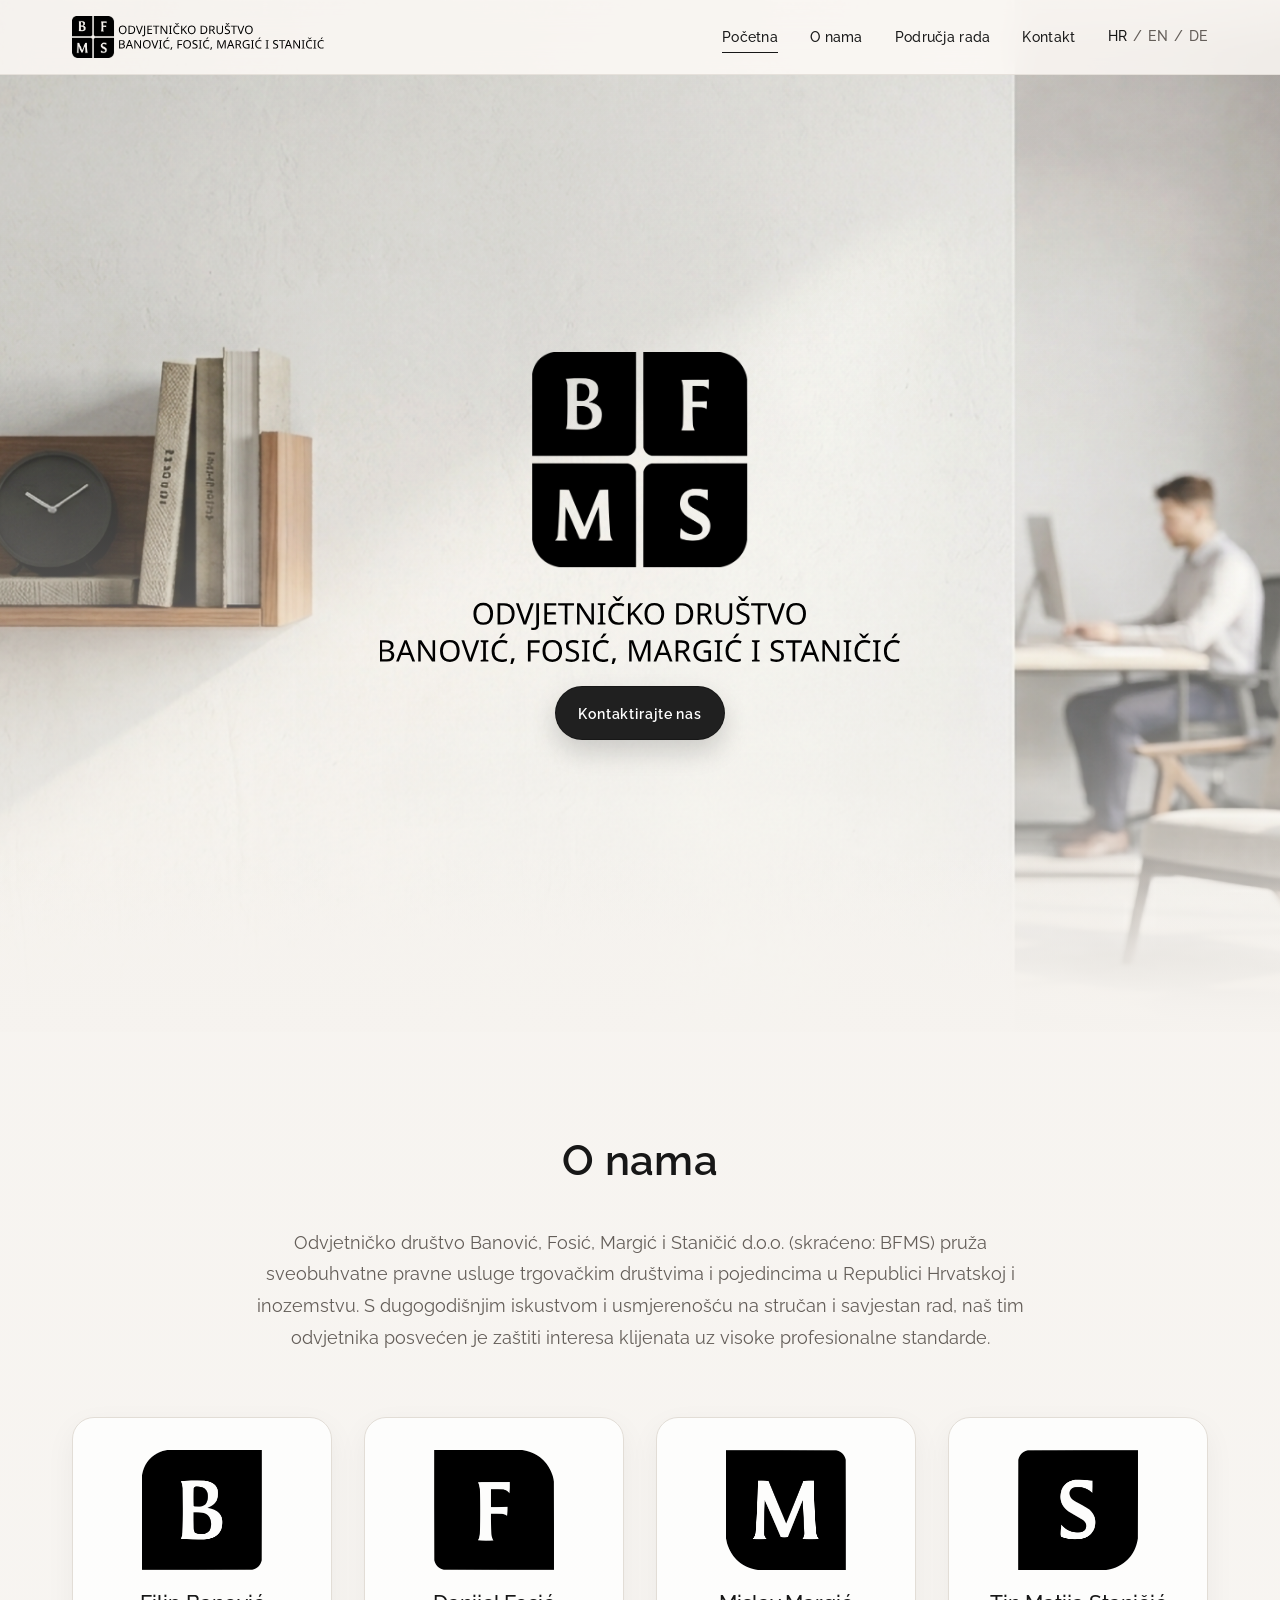
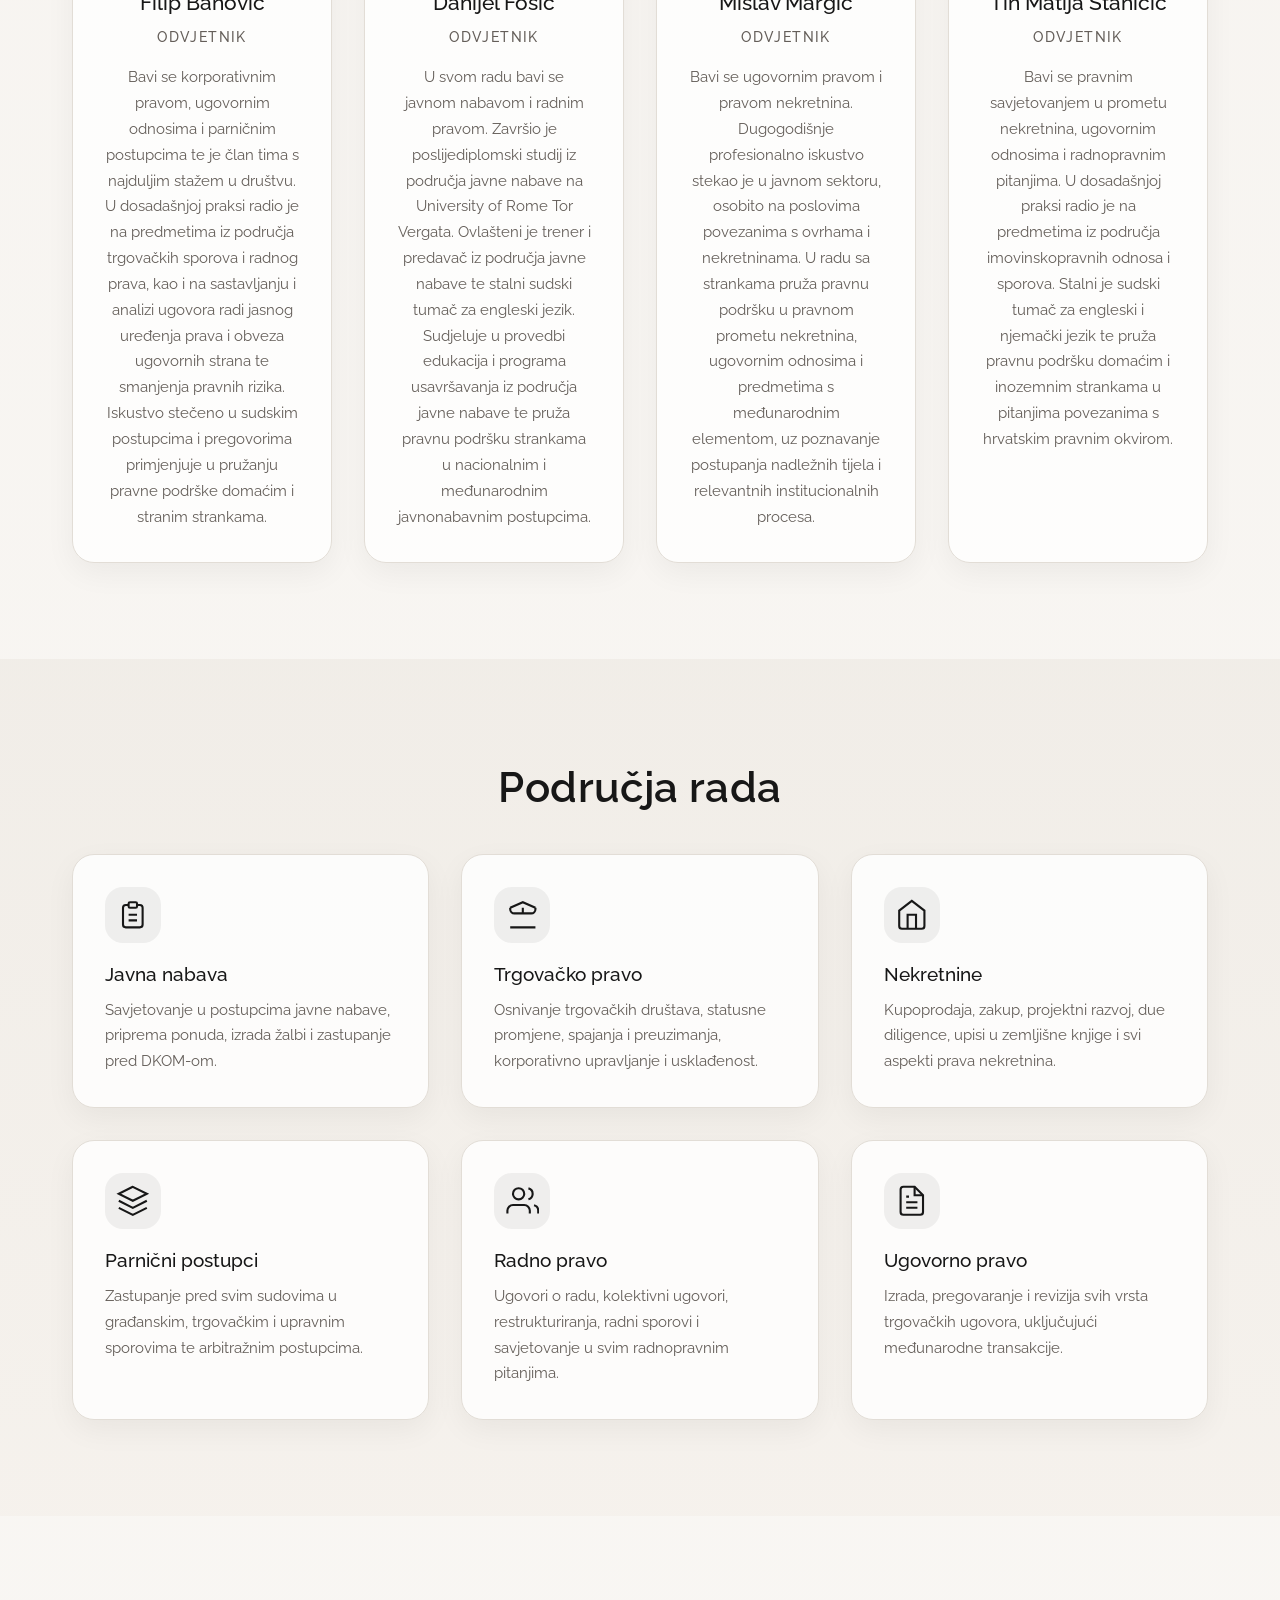
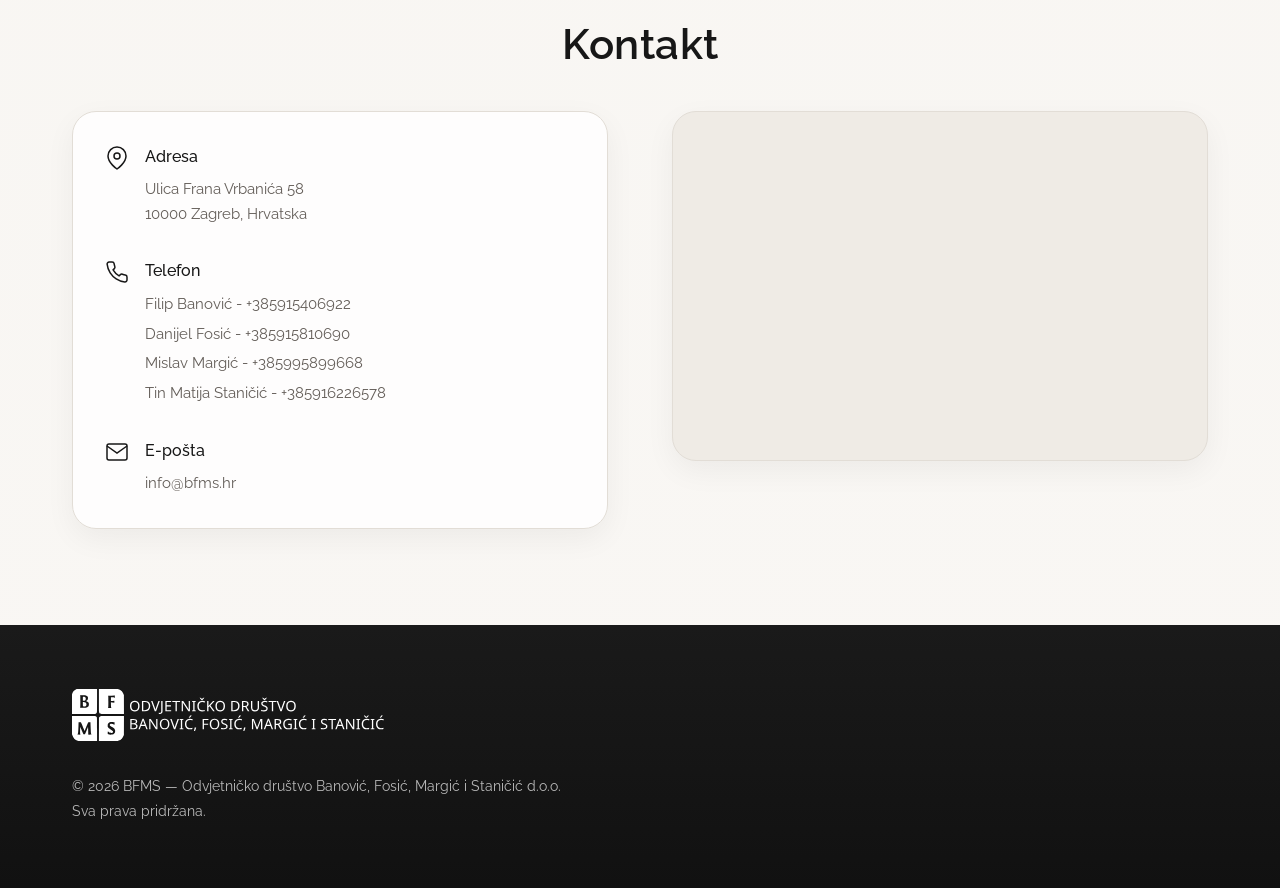
<file: index.html>
<!DOCTYPE html>

<html lang="hr">
<head>
<meta charset="utf-8"/>
<meta content="width=device-width, initial-scale=1.0" name="viewport"/>
<meta content="BFMS je skraćeni naziv odvjetničkog društva Banović, Fosić, Margić i Staničić d.o.o. sa sjedištem u Zagrebu. Društvo pruža pravne usluge u području javne nabave, trgovačkog prava, nekretnina, radnog prava, parničnih i ovršnih postupaka te ugovornog prava." name="description"/>
<meta content="odvjetnik Zagreb, odvjetničko društvo, trgovačko pravo, nekretnine, parnični postupci, radno pravo, javna nabava, BFMS" name="keywords"/>
<meta content="Odvjetničko društvo Banović, Fosić, Margić i Staničić d.o.o." name="author"/>
<meta content="index, follow" name="robots"/>
<title>BFMS | Odvjetničko društvo Banović, Fosić, Margić i Staničić d.o.o.</title><link href="https://bfms.hr/" rel="canonical"/>
<link href="https://bfms.hr/" hreflang="hr" rel="alternate"/>
<link href="https://bfms.hr/en/" hreflang="en" rel="alternate"/>
<link href="https://bfms.hr/de/" hreflang="de" rel="alternate"/>
<link href="https://bfms.hr/" hreflang="x-default" rel="alternate"/>
<meta content="hr_HR" property="og:locale"/>
<meta content="website" property="og:type"/>
<meta content="BFMS | Odvjetničko društvo Banović, Fosić, Margić i Staničić d.o.o." property="og:title"/>
<meta content="BFMS je odvjetničko društvo Banović, Fosić, Margić i Staničić d.o.o. sa sjedištem u Zagrebu." property="og:description"/>
<meta content="https://bfms.hr/" property="og:url"/>
<meta content="https://bfms.hr/assets/brand/logo-okomito-hr.png" property="og:image"/>
<meta content="BFMS logo" property="og:image:alt"/>
<meta content="BFMS" property="og:site_name"/>
<meta content="summary_large_image" name="twitter:card"/>
<meta content="BFMS | Odvjetničko društvo Banović, Fosić, Margić i Staničić d.o.o." name="twitter:title"/>
<meta content="BFMS je odvjetničko društvo Banović, Fosić, Margić i Staničić d.o.o. sa sjedištem u Zagrebu." name="twitter:description"/>
<meta content="https://bfms.hr/assets/brand/logo-okomito-hr.png" name="twitter:image"/>
<link href="assets/brand/favicon-32x32.png" rel="icon" sizes="32x32" type="image/png"/>
<link href="assets/brand/apple-touch-icon.png" rel="apple-touch-icon"/>
<script type="application/ld+json">
{
  "@context": "https://schema.org",
  "@graph": [
    {
      "@type": "WebSite",
      "@id": "https://bfms.hr/#website",
      "url": "https://bfms.hr/",
      "name": "BFMS",
      "alternateName": "Odvjetničko društvo Banović, Fosić, Margić i Staničić d.o.o.",
      "inLanguage": "hr-HR",
      "publisher": {
        "@id": "https://bfms.hr/#organization"
      }
    },
    {
      "@type": [
        "Organization",
        "LegalService"
      ],
      "@id": "https://bfms.hr/#organization",
      "name": "Odvjetničko društvo Banović, Fosić, Margić i Staničić d.o.o.",
      "alternateName": "BFMS",
      "url": "https://bfms.hr/",
      "logo": "https://bfms.hr/assets/brand/logo-okomito-hr.png",
      "image": "https://bfms.hr/assets/brand/logo-okomito-hr.png",
      "email": "info@bfms.hr",
      "telephone": "+385915406922",
      "address": {
        "@type": "PostalAddress",
        "streetAddress": "Ulica Frana Vrbanića 58",
        "postalCode": "10000",
        "addressLocality": "Zagreb",
        "addressCountry": "HR"
      },
      "areaServed": [
        "HR",
        "EU"
      ],
      "availableLanguage": [
        "Croatian",
        "English",
        "German"
      ],
      "knowsAbout": [
        "javna nabava",
        "public procurement",
        "öffentliches Vergaberecht",
        "trgovačko pravo",
        "commercial law",
        "Handelsrecht",
        "nekretnine",
        "real estate",
        "Immobilienrecht",
        "radno pravo",
        "employment law",
        "Arbeitsrecht",
        "parnični i ovršni postupci",
        "litigation and enforcement",
        "Prozessführung und Vollstreckung",
        "ugovorno pravo",
        "contract law",
        "Vertragsrecht"
      ]
    }
  ]
}
</script>
<!-- Styles -->
<link href="styles.css" rel="stylesheet"/>
</head>
<body>
<!-- Navigation -->
<nav class="nav" id="nav">
<div class="nav-container">
<a aria-label="BFMS početna stranica" class="nav-logo" href="#hero">
<img alt="Odvjetničko društvo Banović, Fosić, Margić i Staničić d.o.o." class="logo-img" src="assets/brand/dugacki-logo-hr.svg"/>
</a>
<button aria-label="Otvori/zatvori navigaciju" class="nav-toggle" id="nav-toggle">
<span></span>
<span></span>
<span></span>
</button>
<ul class="nav-menu" id="nav-menu">
<li><a class="nav-link" href="#hero">Početna</a></li>
<li><a class="nav-link" href="#o-nama">O nama</a></li>
<li><a class="nav-link" href="#podrucja-rada">Područja rada</a></li>
<li><a class="nav-link" href="#kontakt">Kontakt</a></li>
<li aria-label="Odabir jezika" class="language-switch"><a aria-current="page" class="lang-link active" href="/" lang="hr">HR</a> <span aria-hidden="true">/</span> <a class="lang-link" href="/en/" lang="en">EN</a> <span aria-hidden="true">/</span> <a class="lang-link" href="/de/" lang="de">DE</a></li>
</ul>
</div>
</nav>
<!-- Hero Section -->
<section class="hero" id="hero">
<div class="hero-content"><h1 class="sr-only">Odvjetničko društvo Banović, Fosić, Margić i Staničić d.o.o.</h1><div class="hero-copy"><img alt="Odvjetničko društvo Banović, Fosić, Margić i Staničić d.o.o. logo" class="hero-brand-logo" decoding="async" src="assets/brand/logo-okomito-hr.svg"/><a class="hero-cta" href="#kontakt">Kontaktirajte nas</a></div></div>
</section>
<!-- O nama Section -->
<section class="section" id="o-nama">
<div class="container">
<h2 class="section-title">O nama</h2>
<p class="section-intro">Odvjetničko društvo Banović, Fosić, Margić i Staničić d.o.o. (skraćeno: BFMS) pruža sveobuhvatne pravne usluge trgovačkim društvima i pojedincima u Republici Hrvatskoj i inozemstvu. S dugogodišnjim iskustvom i usmjerenošću na stručan i savjestan rad, naš tim odvjetnika posvećen je zaštiti interesa klijenata uz visoke profesionalne standarde.</p>
<!-- Team Members -->
<div class="team-grid">
<!-- Team Member 1 -->
<div class="team-member">
<div class="team-photo">
<img alt="Placeholder fotografija za Filipa Banovića" class="team-photo-img" decoding="async" loading="lazy" src="assets/team/banovic-placeholder.png"/>
</div>
<h3 class="team-name">Filip Banović</h3>
<p class="team-title">Odvjetnik</p>
<p class="team-bio">Bavi se korporativnim pravom, ugovornim odnosima i parničnim postupcima te je član tima s najduljim stažem u društvu. U dosadašnjoj praksi radio je na predmetima iz područja trgovačkih sporova i radnog prava, kao i na sastavljanju i analizi ugovora radi jasnog uređenja prava i obveza ugovornih strana te smanjenja pravnih rizika. Iskustvo stečeno u sudskim postupcima i pregovorima primjenjuje u pružanju pravne podrške domaćim i stranim strankama.</p>
</div>
<!-- Team Member 2 -->
<div class="team-member">
<div class="team-photo">
<img alt="Placeholder fotografija za Danijela Fosića" class="team-photo-img" decoding="async" loading="lazy" src="assets/team/fosic-placeholder.png"/>
</div>
<h3 class="team-name">Danijel Fosić</h3>
<p class="team-title">Odvjetnik</p>
<p class="team-bio">U svom radu bavi se javnom nabavom i radnim pravom. Završio je poslijediplomski studij iz područja javne nabave na University of Rome Tor Vergata. Ovlašteni je trener i predavač iz područja javne nabave te stalni sudski tumač za engleski jezik. Sudjeluje u provedbi edukacija i programa usavršavanja iz područja javne nabave te pruža pravnu podršku strankama u nacionalnim i međunarodnim javnonabavnim postupcima.</p>
</div>
<!-- Team Member 3 -->
<div class="team-member">
<div class="team-photo">
<img alt="Placeholder fotografija za Mislava Margića" class="team-photo-img" decoding="async" loading="lazy" src="assets/team/margic-placeholder.png"/>
</div>
<h3 class="team-name">Mislav Margić</h3>
<p class="team-title">Odvjetnik</p>
<p class="team-bio">Bavi se ugovornim pravom i pravom nekretnina. Dugogodišnje profesionalno iskustvo stekao je u javnom sektoru, osobito na poslovima povezanima s ovrhama i nekretninama. U radu sa strankama pruža pravnu podršku u pravnom prometu nekretnina, ugovornim odnosima i predmetima s međunarodnim elementom, uz poznavanje postupanja nadležnih tijela i relevantnih institucionalnih procesa.</p>
</div>
<!-- Team Member 4 -->
<div class="team-member">
<div class="team-photo">
<img alt="Placeholder fotografija za Tina Matiju Staničića" class="team-photo-img" decoding="async" loading="lazy" src="assets/team/stanicic-placeholder.png"/>
</div>
<h3 class="team-name">Tin Matija Staničić</h3>
<p class="team-title">Odvjetnik</p>
<p class="team-bio">Bavi se pravnim savjetovanjem u prometu nekretnina, ugovornim odnosima i radnopravnim pitanjima. U dosadašnjoj praksi radio je na predmetima iz područja imovinskopravnih odnosa i sporova. Stalni je sudski tumač za engleski i njemački jezik te pruža pravnu podršku domaćim i inozemnim strankama u pitanjima povezanima s hrvatskim pravnim okvirom.</p>
</div>
</div>
</div>
</section>
<!-- Područja rada Section -->
<section class="section section-alt" id="podrucja-rada">
<div class="container">
<h2 class="section-title">Područja rada</h2>
<div class="practice-grid">
<div class="practice-item">
<div class="practice-icon">
<svg fill="none" stroke="currentColor" stroke-width="1.5" viewbox="0 0 24 24">
<path d="M9 5H7a2 2 0 00-2 2v12a2 2 0 002 2h10a2 2 0 002-2V7a2 2 0 00-2-2h-2"></path>
<rect height="4" rx="1" width="6" x="9" y="3"></rect>
<path d="M9 12h6M9 16h6"></path>
</svg>
</div>
<h3 class="practice-title">Javna nabava</h3>
<p class="practice-desc">
                        Savjetovanje u postupcima javne nabave, priprema ponuda, 
                        izrada žalbi i zastupanje pred DKOM-om.
                    </p>
</div>
<div class="practice-item">
<div class="practice-icon">
<svg fill="none" stroke="currentColor" stroke-width="1.5" viewbox="0 0 24 24">
<path d="M3 21h18M3 7v1a3 3 0 003 3h12a3 3 0 003-3V7M3 7l9-4 9 4M12 7v4"></path>
</svg>
</div>
<h3 class="practice-title">Trgovačko pravo</h3>
<p class="practice-desc">
                        Osnivanje trgovačkih društava, statusne promjene, spajanja i preuzimanja, 
                        korporativno upravljanje i usklađenost.
                    </p>
</div>
<div class="practice-item">
<div class="practice-icon">
<svg fill="none" stroke="currentColor" stroke-width="1.5" viewbox="0 0 24 24">
<path d="M3 9l9-7 9 7v11a2 2 0 01-2 2H5a2 2 0 01-2-2V9z"></path>
<path d="M9 22V12h6v10"></path>
</svg>
</div>
<h3 class="practice-title">Nekretnine</h3>
<p class="practice-desc">
                        Kupoprodaja, zakup, projektni razvoj, due diligence, 
                        upisi u zemljišne knjige i svi aspekti prava nekretnina.
                    </p>
</div>
<div class="practice-item">
<div class="practice-icon">
<svg fill="none" stroke="currentColor" stroke-width="1.5" viewbox="0 0 24 24">
<path d="M12 2L2 7l10 5 10-5-10-5zM2 17l10 5 10-5M2 12l10 5 10-5"></path>
</svg>
</div>
<h3 class="practice-title">Parnični postupci</h3>
<p class="practice-desc">
                        Zastupanje pred svim sudovima u građanskim, trgovačkim i upravnim 
                        sporovima te arbitražnim postupcima.
                    </p>
</div>
<div class="practice-item">
<div class="practice-icon">
<svg fill="none" stroke="currentColor" stroke-width="1.5" viewbox="0 0 24 24">
<path d="M17 21v-2a4 4 0 00-4-4H5a4 4 0 00-4 4v2"></path>
<circle cx="9" cy="7" r="4"></circle>
<path d="M23 21v-2a4 4 0 00-3-3.87M16 3.13a4 4 0 010 7.75"></path>
</svg>
</div>
<h3 class="practice-title">Radno pravo</h3>
<p class="practice-desc">
                        Ugovori o radu, kolektivni ugovori, restrukturiranja, 
                        radni sporovi i savjetovanje u svim radnopravnim pitanjima.
                    </p>
</div>
<div class="practice-item">
<div class="practice-icon">
<svg fill="none" stroke="currentColor" stroke-width="1.5" viewbox="0 0 24 24">
<path d="M14 2H6a2 2 0 00-2 2v16a2 2 0 002 2h12a2 2 0 002-2V8z"></path>
<path d="M14 2v6h6M16 13H8M16 17H8M10 9H8"></path>
</svg>
</div>
<h3 class="practice-title">Ugovorno pravo</h3>
<p class="practice-desc">
                        Izrada, pregovaranje i revizija svih vrsta trgovačkih ugovora, 
                        uključujući međunarodne transakcije.
                    </p>
</div>

</div>
</div>
</section>
<!-- Kontakt Section -->
<section class="section" id="kontakt">
<div class="container">
<h2 class="section-title">Kontakt</h2>
<div class="contact-grid">
<div class="contact-info">
<div class="contact-item">
<div class="contact-icon">
<svg fill="none" stroke="currentColor" stroke-width="1.5" viewbox="0 0 24 24">
<path d="M21 10c0 7-9 13-9 13s-9-6-9-13a9 9 0 1118 0z"></path>
<circle cx="12" cy="10" r="3"></circle>
</svg>
</div>
<div class="contact-text">
<h4>Adresa</h4>
<p>Ulica Frana Vrbanića 58<br/>10000 Zagreb, Hrvatska</p>
</div>
</div>
<div class="contact-item">
<div class="contact-icon">
<svg fill="none" stroke="currentColor" stroke-width="1.5" viewbox="0 0 24 24">
<path d="M22 16.92v3a2 2 0 01-2.18 2 19.79 19.79 0 01-8.63-3.07 19.5 19.5 0 01-6-6 19.79 19.79 0 01-3.07-8.67A2 2 0 014.11 2h3a2 2 0 012 1.72 12.84 12.84 0 00.7 2.81 2 2 0 01-.45 2.11L8.09 9.91a16 16 0 006 6l1.27-1.27a2 2 0 012.11-.45 12.84 12.84 0 002.81.7A2 2 0 0122 16.92z"></path>
</svg>
</div>
<div class="contact-text">
<h4>Telefon</h4>
<p class="phone-list">
<span>Filip Banović - <a href="tel:+385915406922">+385915406922</a></span>
<span>Danijel Fosić - <a href="tel:+385915810690">+385915810690</a></span>
<span>Mislav Margić - <a href="tel:+385995899668">+385995899668</a></span>
<span>Tin Matija Staničić - <a href="tel:+385916226578">+385916226578</a></span>
</p>
</div>
</div>
<div class="contact-item">
<div class="contact-icon">
<svg fill="none" stroke="currentColor" stroke-width="1.5" viewbox="0 0 24 24">
<path d="M4 4h16c1.1 0 2 .9 2 2v12c0 1.1-.9 2-2 2H4c-1.1 0-2-.9-2-2V6c0-1.1.9-2 2-2z"></path>
<path d="M22 6l-10 7L2 6"></path>
</svg>
</div>
<div class="contact-text">
<h4>E-pošta</h4>
<p><a href="mailto:info@bfms.hr">info@bfms.hr</a></p>
</div>
</div>
</div>
<div class="contact-map">
<iframe allowfullscreen="" height="100%" loading="lazy" referrerpolicy="no-referrer-when-downgrade" src="https://www.google.com/maps/embed?pb=!1m18!1m12!1m3!1d2781.0166168833266!2d16.00088467116395!3d45.810925600000004!2m3!1f0!2f0!3f0!3m2!1i1024!2i768!4f13.1!3m3!1m2!1s0x4765d7fece636543%3A0x80dc8e18232111ca!2zT2R2amV0bmnEjWtvIGRydcWhdHZvIEJhbm92acSHLCBGb3NpxIcsIE1hcmdpxIcgaSBTdGFuacSNacSHIGQuby5vLg!5e0!3m2!1sen!2shr!4v1779093428368!5m2!1sen!2shr" style="border:0;" title="Lokacija ureda BFMS" width="100%">
</iframe>
</div>
</div>
</div>
</section>
<!-- Footer -->
<footer class="footer">
<div class="container">
<div class="footer-content">
<div class="footer-logo">
<img alt="Odvjetničko društvo Banović, Fosić, Margić i Staničić d.o.o." class="footer-logo-img" src="assets/brand/dugacki-logo-hr-inverted.svg"/>
</div>
<p class="footer-text">© <span id="current-year">2026</span> BFMS — Odvjetničko društvo Banović, Fosić, Margić i Staničić d.o.o.<br/>
                    Sva prava pridržana.
                </p>
</div>
</div>
</footer>
<!-- Scripts -->
<script src="script.js"></script>
</body>
</html>
</file>
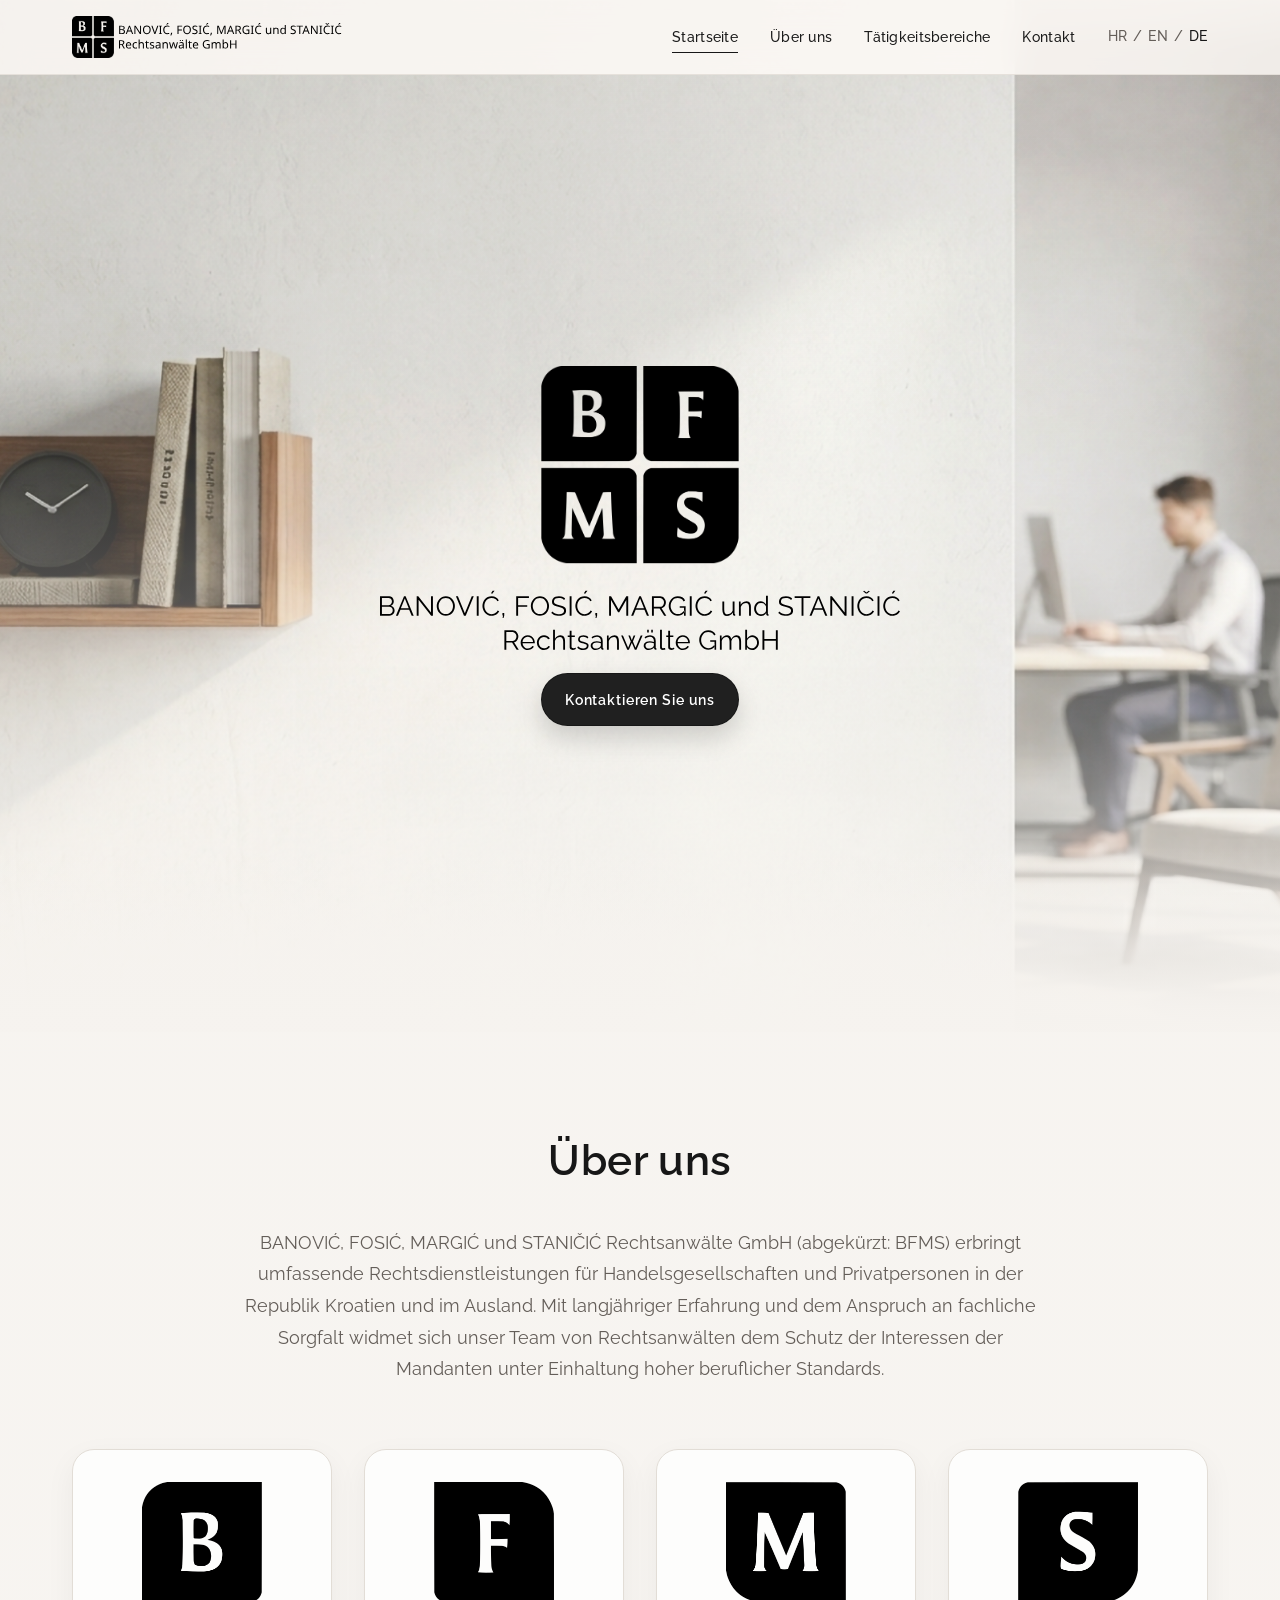
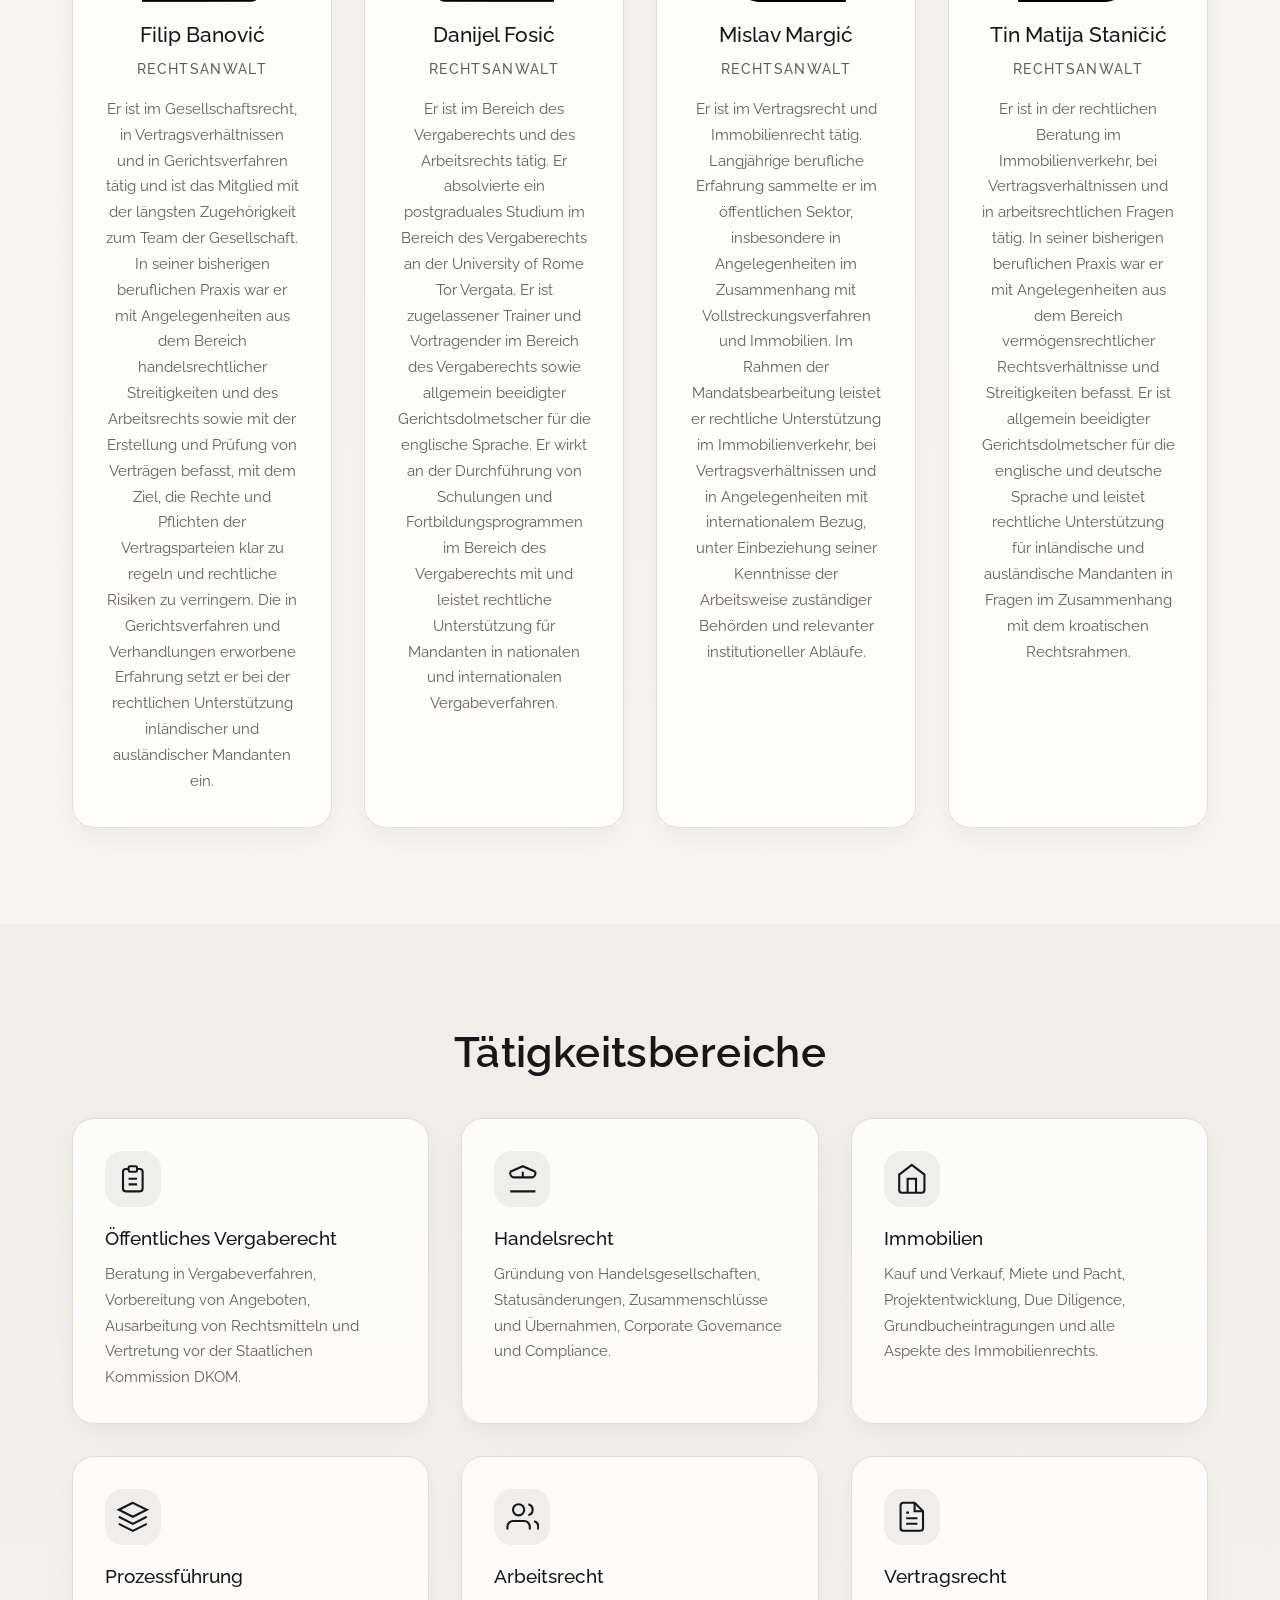
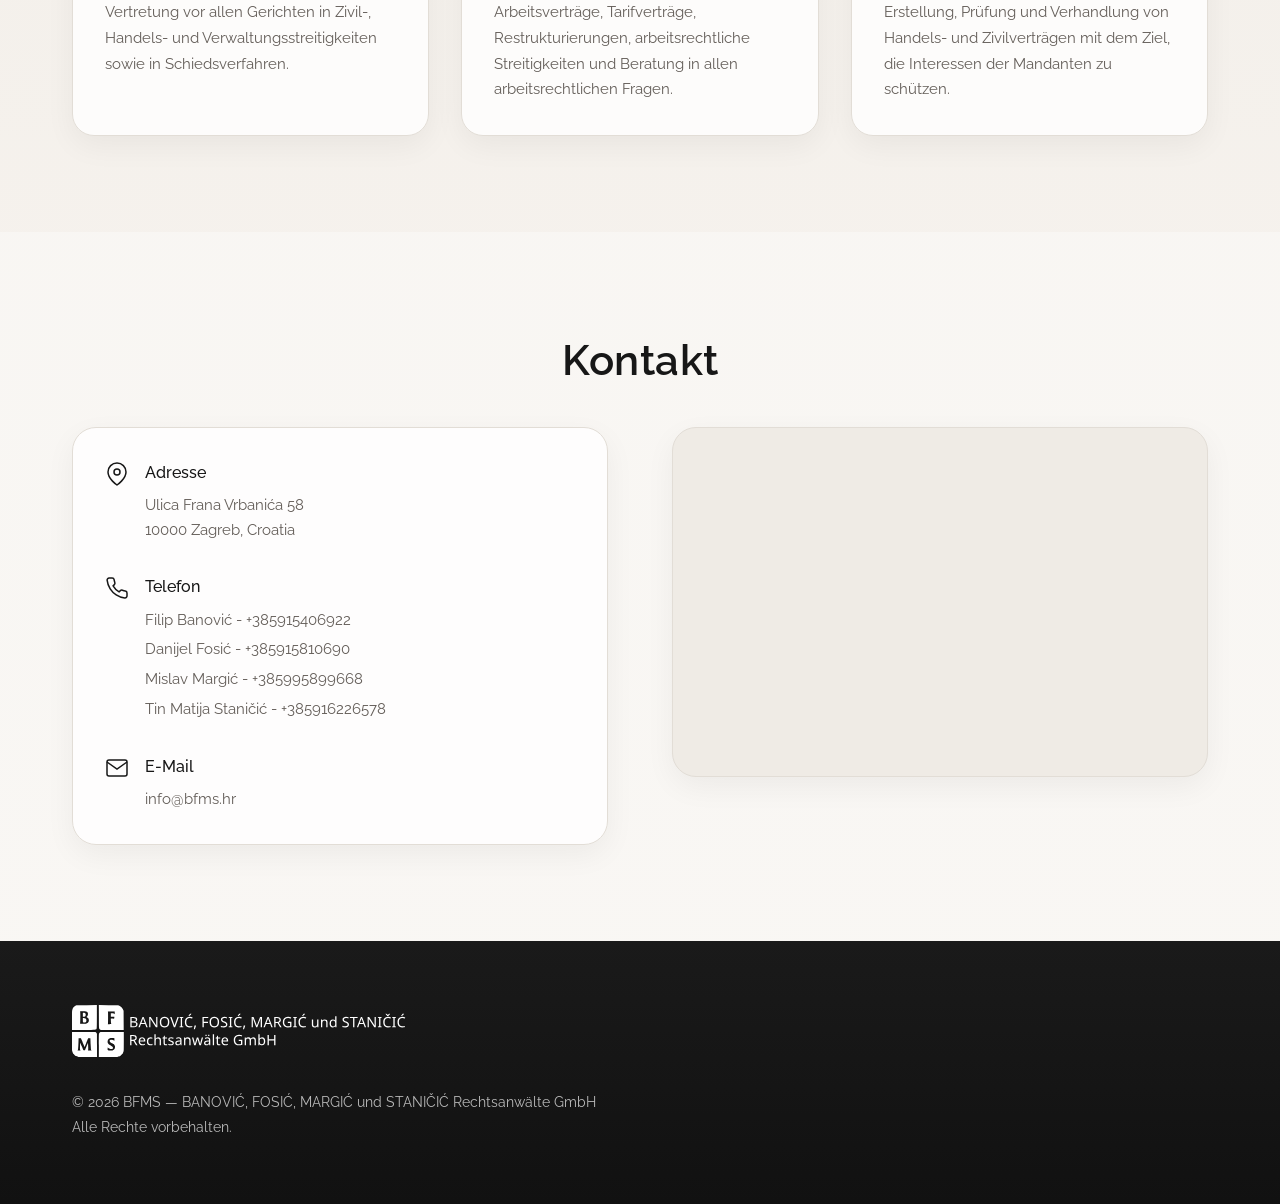
<file: de/index.html>
<!DOCTYPE html>

<html lang="de">
<head>
<meta charset="utf-8"/>
<meta content="width=device-width, initial-scale=1.0" name="viewport"/>
<meta content="BFMS ist die Kurzbezeichnung der BANOVIĆ, FOSIĆ, MARGIĆ und STANIČIĆ Rechtsanwälte GmbH mit Sitz in Zagreb, Kroatien. Die Gesellschaft erbringt Rechtsdienstleistungen im Vergaberecht, Handelsrecht, Immobilienrecht, Arbeitsrecht, Prozessrecht, Vollstreckungsrecht und Vertragsrecht." name="description"/>
<meta content="Rechtsanwaltsgesellschaft Zagreb, Rechtsanwalt Kroatien, Handelsrecht, Immobilienrecht, Prozessführung, Arbeitsrecht, öffentliches Vergaberecht, BFMS" name="keywords"/>
<meta content="BANOVIĆ, FOSIĆ, MARGIĆ und STANIČIĆ Rechtsanwälte GmbH" name="author"/>
<meta content="index, follow" name="robots"/>
<title>BFMS | BANOVIĆ, FOSIĆ, MARGIĆ und STANIČIĆ Rechtsanwälte GmbH</title><link href="https://bfms.hr/de/" rel="canonical"/>
<link href="https://bfms.hr/" hreflang="hr" rel="alternate"/>
<link href="https://bfms.hr/en/" hreflang="en" rel="alternate"/>
<link href="https://bfms.hr/de/" hreflang="de" rel="alternate"/>
<link href="https://bfms.hr/" hreflang="x-default" rel="alternate"/>
<meta content="de_DE" property="og:locale"/>
<meta content="website" property="og:type"/>
<meta content="BFMS | BANOVIĆ, FOSIĆ, MARGIĆ und STANIČIĆ Rechtsanwälte GmbH" property="og:title"/>
<meta content="BFMS ist die BANOVIĆ, FOSIĆ, MARGIĆ und STANIČIĆ Rechtsanwälte GmbH mit Sitz in Zagreb, Kroatien." property="og:description"/>
<meta content="https://bfms.hr/de/" property="og:url"/>
<meta content="https://bfms.hr/assets/brand/logo-okomito-de.png" property="og:image"/>
<meta content="BFMS logo" property="og:image:alt"/>
<meta content="BFMS" property="og:site_name"/>
<meta content="summary_large_image" name="twitter:card"/>
<meta content="BFMS | BANOVIĆ, FOSIĆ, MARGIĆ und STANIČIĆ Rechtsanwälte GmbH" name="twitter:title"/>
<meta content="BFMS ist die BANOVIĆ, FOSIĆ, MARGIĆ und STANIČIĆ Rechtsanwälte GmbH mit Sitz in Zagreb, Kroatien." name="twitter:description"/>
<meta content="https://bfms.hr/assets/brand/logo-okomito-de.png" name="twitter:image"/>
<link href="../assets/brand/favicon-32x32.png" rel="icon" sizes="32x32" type="image/png"/>
<link href="../assets/brand/apple-touch-icon.png" rel="apple-touch-icon"/>
<script type="application/ld+json">
{
  "@context": "https://schema.org",
  "@graph": [
    {
      "@type": "WebSite",
      "@id": "https://bfms.hr/#website",
      "url": "https://bfms.hr/",
      "name": "BFMS",
      "alternateName": "BANOVIĆ, FOSIĆ, MARGIĆ und STANIČIĆ Rechtsanwälte GmbH",
      "inLanguage": "de-DE",
      "publisher": {
        "@id": "https://bfms.hr/#organization"
      }
    },
    {
      "@type": [
        "Organization",
        "LegalService"
      ],
      "@id": "https://bfms.hr/#organization",
      "name": "BANOVIĆ, FOSIĆ, MARGIĆ und STANIČIĆ Rechtsanwälte GmbH",
      "alternateName": "BFMS",
      "url": "https://bfms.hr/",
      "logo": "https://bfms.hr/assets/brand/logo-okomito-de.png",
      "image": "https://bfms.hr/assets/brand/logo-okomito-de.png",
      "email": "info@bfms.hr",
      "telephone": "+385915406922",
      "address": {
        "@type": "PostalAddress",
        "streetAddress": "Ulica Frana Vrbanića 58",
        "postalCode": "10000",
        "addressLocality": "Zagreb",
        "addressCountry": "HR"
      },
      "areaServed": [
        "HR",
        "EU"
      ],
      "availableLanguage": [
        "Croatian",
        "English",
        "German"
      ],
      "knowsAbout": [
        "javna nabava",
        "public procurement",
        "öffentliches Vergaberecht",
        "trgovačko pravo",
        "commercial law",
        "Handelsrecht",
        "nekretnine",
        "real estate",
        "Immobilienrecht",
        "radno pravo",
        "employment law",
        "Arbeitsrecht",
        "parnični i ovršni postupci",
        "litigation and enforcement",
        "Prozessführung und Vollstreckung",
        "ugovorno pravo",
        "contract law",
        "Vertragsrecht"
      ]
    }
  ]
}
</script>
<!-- Styles -->
<link href="../styles.css" rel="stylesheet"/>
</head>
<body>
<!-- Navigation -->
<nav class="nav" id="nav">
<div class="nav-container">
<a aria-label="BFMS Startseite" class="nav-logo" href="#hero">
<img alt="BANOVIĆ, FOSIĆ, MARGIĆ und STANIČIĆ Rechtsanwälte GmbH" class="logo-img" src="../assets/brand/dugacki-logo-de.svg"/>
</a>
<button aria-label="Toggle navigation" class="nav-toggle" id="nav-toggle">
<span></span>
<span></span>
<span></span>
</button>
<ul class="nav-menu" id="nav-menu">
<li><a class="nav-link" href="#hero">Startseite</a></li>
<li><a class="nav-link" href="#o-nama">Über uns</a></li>
<li><a class="nav-link" href="#podrucja-rada">Tätigkeitsbereiche</a></li>
<li><a class="nav-link" href="#kontakt">Kontakt</a></li>
<li aria-label="Sprachauswahl" class="language-switch"><a class="lang-link" href="/" lang="hr">HR</a> <span aria-hidden="true">/</span> <a class="lang-link" href="/en/" lang="en">EN</a> <span aria-hidden="true">/</span> <a aria-current="page" class="lang-link active" href="/de/" lang="de">DE</a></li>
</ul>
</div>
</nav>
<!-- Hero Section -->
<section class="hero" id="hero">
<div class="hero-content"><h1 class="sr-only">BANOVIĆ, FOSIĆ, MARGIĆ und STANIČIĆ Rechtsanwälte GmbH</h1><div class="hero-copy"><img alt="BANOVIĆ, FOSIĆ, MARGIĆ und STANIČIĆ Rechtsanwälte GmbH logo" class="hero-brand-logo" decoding="async" src="../assets/brand/logo-okomito-de.svg"/><a class="hero-cta" href="#kontakt">Kontaktieren Sie uns</a></div></div>
</section>
<!-- O nama Section -->
<section class="section" id="o-nama">
<div class="container">
<h2 class="section-title">Über uns</h2>
<p class="section-intro">BANOVIĆ, FOSIĆ, MARGIĆ und STANIČIĆ Rechtsanwälte GmbH (abgekürzt: BFMS) erbringt umfassende Rechtsdienstleistungen für Handelsgesellschaften und Privatpersonen in der Republik Kroatien und im Ausland. Mit langjähriger Erfahrung und dem Anspruch an fachliche Sorgfalt widmet sich unser Team von Rechtsanwälten dem Schutz der Interessen der Mandanten unter Einhaltung hoher beruflicher Standards.</p>
<!-- Team Members -->
<div class="team-grid">
<!-- Team Member 1 -->
<div class="team-member">
<div class="team-photo">
<img alt="Platzhalterfoto für Filip Banović" class="team-photo-img" decoding="async" loading="lazy" src="../assets/team/banovic-placeholder.png"/>
</div>
<h3 class="team-name">Filip Banović</h3>
<p class="team-title">Rechtsanwalt</p>
<p class="team-bio">Er ist im Gesellschaftsrecht, in Vertragsverhältnissen und in Gerichtsverfahren tätig und ist das Mitglied mit der längsten Zugehörigkeit zum Team der Gesellschaft. In seiner bisherigen beruflichen Praxis war er mit Angelegenheiten aus dem Bereich handelsrechtlicher Streitigkeiten und des Arbeitsrechts sowie mit der Erstellung und Prüfung von Verträgen befasst, mit dem Ziel, die Rechte und Pflichten der Vertragsparteien klar zu regeln und rechtliche Risiken zu verringern. Die in Gerichtsverfahren und Verhandlungen erworbene Erfahrung setzt er bei der rechtlichen Unterstützung inländischer und ausländischer Mandanten ein.</p>
</div>
<!-- Team Member 2 -->
<div class="team-member">
<div class="team-photo">
<img alt="Platzhalterfoto für Danijel Fosić" class="team-photo-img" decoding="async" loading="lazy" src="../assets/team/fosic-placeholder.png"/>
</div>
<h3 class="team-name">Danijel Fosić</h3>
<p class="team-title">Rechtsanwalt</p>
<p class="team-bio">Er ist im Bereich des Vergaberechts und des Arbeitsrechts tätig. Er absolvierte ein postgraduales Studium im Bereich des Vergaberechts an der University of Rome Tor Vergata. Er ist zugelassener Trainer und Vortragender im Bereich des Vergaberechts sowie allgemein beeidigter Gerichtsdolmetscher für die englische Sprache. Er wirkt an der Durchführung von Schulungen und Fortbildungsprogrammen im Bereich des Vergaberechts mit und leistet rechtliche Unterstützung für Mandanten in nationalen und internationalen Vergabeverfahren.</p>
</div>
<!-- Team Member 3 -->
<div class="team-member">
<div class="team-photo">
<img alt="Platzhalterfoto für Mislav Margić" class="team-photo-img" decoding="async" loading="lazy" src="../assets/team/margic-placeholder.png"/>
</div>
<h3 class="team-name">Mislav Margić</h3>
<p class="team-title">Rechtsanwalt</p>
<p class="team-bio">Er ist im Vertragsrecht und Immobilienrecht tätig. Langjährige berufliche Erfahrung sammelte er im öffentlichen Sektor, insbesondere in Angelegenheiten im Zusammenhang mit Vollstreckungsverfahren und Immobilien. Im Rahmen der Mandatsbearbeitung leistet er rechtliche Unterstützung im Immobilienverkehr, bei Vertragsverhältnissen und in Angelegenheiten mit internationalem Bezug, unter Einbeziehung seiner Kenntnisse der Arbeitsweise zuständiger Behörden und relevanter institutioneller Abläufe.</p>
</div>
<!-- Team Member 4 -->
<div class="team-member">
<div class="team-photo">
<img alt="Platzhalterfoto für Tin Matija Staničić" class="team-photo-img" decoding="async" loading="lazy" src="../assets/team/stanicic-placeholder.png"/>
</div>
<h3 class="team-name">Tin Matija Staničić</h3>
<p class="team-title">Rechtsanwalt</p>
<p class="team-bio">Er ist in der rechtlichen Beratung im Immobilienverkehr, bei Vertragsverhältnissen und in arbeitsrechtlichen Fragen tätig. In seiner bisherigen beruflichen Praxis war er mit Angelegenheiten aus dem Bereich vermögensrechtlicher Rechtsverhältnisse und Streitigkeiten befasst. Er ist allgemein beeidigter Gerichtsdolmetscher für die englische und deutsche Sprache und leistet rechtliche Unterstützung für inländische und ausländische Mandanten in Fragen im Zusammenhang mit dem kroatischen Rechtsrahmen.</p>
</div>
</div>
</div>
</section>
<!-- Područja rada Section -->
<section class="section section-alt" id="podrucja-rada">
<div class="container">
<h2 class="section-title">Tätigkeitsbereiche</h2>
<div class="practice-grid">
<div class="practice-item">
<div class="practice-icon">
<svg fill="none" stroke="currentColor" stroke-width="1.5" viewbox="0 0 24 24">
<path d="M9 5H7a2 2 0 00-2 2v12a2 2 0 002 2h10a2 2 0 002-2V7a2 2 0 00-2-2h-2"></path>
<rect height="4" rx="1" width="6" x="9" y="3"></rect>
<path d="M9 12h6M9 16h6"></path>
</svg>
</div>
<h3 class="practice-title">Öffentliches Vergaberecht</h3>
<p class="practice-desc">Beratung in Vergabeverfahren, Vorbereitung von Angeboten, Ausarbeitung von Rechtsmitteln und Vertretung vor der Staatlichen Kommission DKOM.</p>
</div>
<div class="practice-item">
<div class="practice-icon">
<svg fill="none" stroke="currentColor" stroke-width="1.5" viewbox="0 0 24 24">
<path d="M3 21h18M3 7v1a3 3 0 003 3h12a3 3 0 003-3V7M3 7l9-4 9 4M12 7v4"></path>
</svg>
</div>
<h3 class="practice-title">Handelsrecht</h3>
<p class="practice-desc">Gründung von Handelsgesellschaften, Statusänderungen, Zusammenschlüsse und Übernahmen, Corporate Governance und Compliance.</p>
</div>
<div class="practice-item">
<div class="practice-icon">
<svg fill="none" stroke="currentColor" stroke-width="1.5" viewbox="0 0 24 24">
<path d="M3 9l9-7 9 7v11a2 2 0 01-2 2H5a2 2 0 01-2-2V9z"></path>
<path d="M9 22V12h6v10"></path>
</svg>
</div>
<h3 class="practice-title">Immobilien</h3>
<p class="practice-desc">Kauf und Verkauf, Miete und Pacht, Projektentwicklung, Due Diligence, Grundbucheintragungen und alle Aspekte des Immobilienrechts.</p>
</div>
<div class="practice-item">
<div class="practice-icon">
<svg fill="none" stroke="currentColor" stroke-width="1.5" viewbox="0 0 24 24">
<path d="M12 2L2 7l10 5 10-5-10-5zM2 17l10 5 10-5M2 12l10 5 10-5"></path>
</svg>
</div>
<h3 class="practice-title">Prozessführung</h3>
<p class="practice-desc">Vertretung vor allen Gerichten in Zivil-, Handels- und Verwaltungsstreitigkeiten sowie in Schiedsverfahren.</p>
</div>
<div class="practice-item">
<div class="practice-icon">
<svg fill="none" stroke="currentColor" stroke-width="1.5" viewbox="0 0 24 24">
<path d="M17 21v-2a4 4 0 00-4-4H5a4 4 0 00-4 4v2"></path>
<circle cx="9" cy="7" r="4"></circle>
<path d="M23 21v-2a4 4 0 00-3-3.87M16 3.13a4 4 0 010 7.75"></path>
</svg>
</div>
<h3 class="practice-title">Arbeitsrecht</h3>
<p class="practice-desc">Arbeitsverträge, Tarifverträge, Restrukturierungen, arbeitsrechtliche Streitigkeiten und Beratung in allen arbeitsrechtlichen Fragen.</p>
</div>
<div class="practice-item">
<div class="practice-icon">
<svg fill="none" stroke="currentColor" stroke-width="1.5" viewbox="0 0 24 24">
<path d="M14 2H6a2 2 0 00-2 2v16a2 2 0 002 2h12a2 2 0 002-2V8z"></path>
<path d="M14 2v6h6M16 13H8M16 17H8M10 9H8"></path>
</svg>
</div>
<h3 class="practice-title">Vertragsrecht</h3>
<p class="practice-desc">Erstellung, Prüfung und Verhandlung von Handels- und Zivilverträgen mit dem Ziel, die Interessen der Mandanten zu schützen.</p>
</div>

</div>
</div>
</section>
<!-- Kontakt Section -->
<section class="section" id="kontakt">
<div class="container">
<h2 class="section-title">Kontakt</h2>
<div class="contact-grid">
<div class="contact-info">
<div class="contact-item">
<div class="contact-icon">
<svg fill="none" stroke="currentColor" stroke-width="1.5" viewbox="0 0 24 24">
<path d="M21 10c0 7-9 13-9 13s-9-6-9-13a9 9 0 1118 0z"></path>
<circle cx="12" cy="10" r="3"></circle>
</svg>
</div>
<div class="contact-text">
<h4>Adresse</h4>
<p>Ulica Frana Vrbanića 58<br/>10000 Zagreb, Croatia</p>
</div>
</div>
<div class="contact-item">
<div class="contact-icon">
<svg fill="none" stroke="currentColor" stroke-width="1.5" viewbox="0 0 24 24">
<path d="M22 16.92v3a2 2 0 01-2.18 2 19.79 19.79 0 01-8.63-3.07 19.5 19.5 0 01-6-6 19.79 19.79 0 01-3.07-8.67A2 2 0 014.11 2h3a2 2 0 012 1.72 12.84 12.84 0 00.7 2.81 2 2 0 01-.45 2.11L8.09 9.91a16 16 0 006 6l1.27-1.27a2 2 0 012.11-.45 12.84 12.84 0 002.81.7A2 2 0 0122 16.92z"></path>
</svg>
</div>
<div class="contact-text">
<h4>Telefon</h4>
<p class="phone-list">
<span>Filip Banović - <a href="tel:+385915406922">+385915406922</a></span>
<span>Danijel Fosić - <a href="tel:+385915810690">+385915810690</a></span>
<span>Mislav Margić - <a href="tel:+385995899668">+385995899668</a></span>
<span>Tin Matija Staničić - <a href="tel:+385916226578">+385916226578</a></span>
</p>
</div>
</div>
<div class="contact-item">
<div class="contact-icon">
<svg fill="none" stroke="currentColor" stroke-width="1.5" viewbox="0 0 24 24">
<path d="M4 4h16c1.1 0 2 .9 2 2v12c0 1.1-.9 2-2 2H4c-1.1 0-2-.9-2-2V6c0-1.1.9-2 2-2z"></path>
<path d="M22 6l-10 7L2 6"></path>
</svg>
</div>
<div class="contact-text">
<h4>E-Mail</h4>
<p><a href="mailto:info@bfms.hr">info@bfms.hr</a></p>
</div>
</div>
</div>
<div class="contact-map">
<iframe allowfullscreen="" height="100%" loading="lazy" referrerpolicy="no-referrer-when-downgrade" src="https://www.google.com/maps/embed?pb=!1m18!1m12!1m3!1d2781.0166168833266!2d16.00088467116395!3d45.810925600000004!2m3!1f0!2f0!3f0!3m2!1i1024!2i768!4f13.1!3m3!1m2!1s0x4765d7fece636543%3A0x80dc8e18232111ca!2zT2R2amV0bmnEjWtvIGRydcWhdHZvIEJhbm92acSHLCBGb3NpxIcsIE1hcmdpxIcgaSBTdGFuacSNacSHIGQuby5vLg!5e0!3m2!1sen!2shr!4v1779093428368!5m2!1sen!2shr" style="border:0;" title="Standort des BFMS-Büros" width="100%">
</iframe>
</div>
</div>
</div>
</section>
<!-- Footer -->
<footer class="footer">
<div class="container">
<div class="footer-content">
<div class="footer-logo">
<img alt="BANOVIĆ, FOSIĆ, MARGIĆ und STANIČIĆ Rechtsanwälte GmbH" class="footer-logo-img" src="../assets/brand/dugacki-logo-de-inverted.svg"/>
</div>
<p class="footer-text">© <span id="current-year">2026</span> BFMS — BANOVIĆ, FOSIĆ, MARGIĆ und STANIČIĆ Rechtsanwälte GmbH<br/>
                    Alle Rechte vorbehalten.
                </p>
</div>
</div>
</footer>
<!-- Scripts -->
<script src="../script.js"></script>
</body>
</html>
</file>
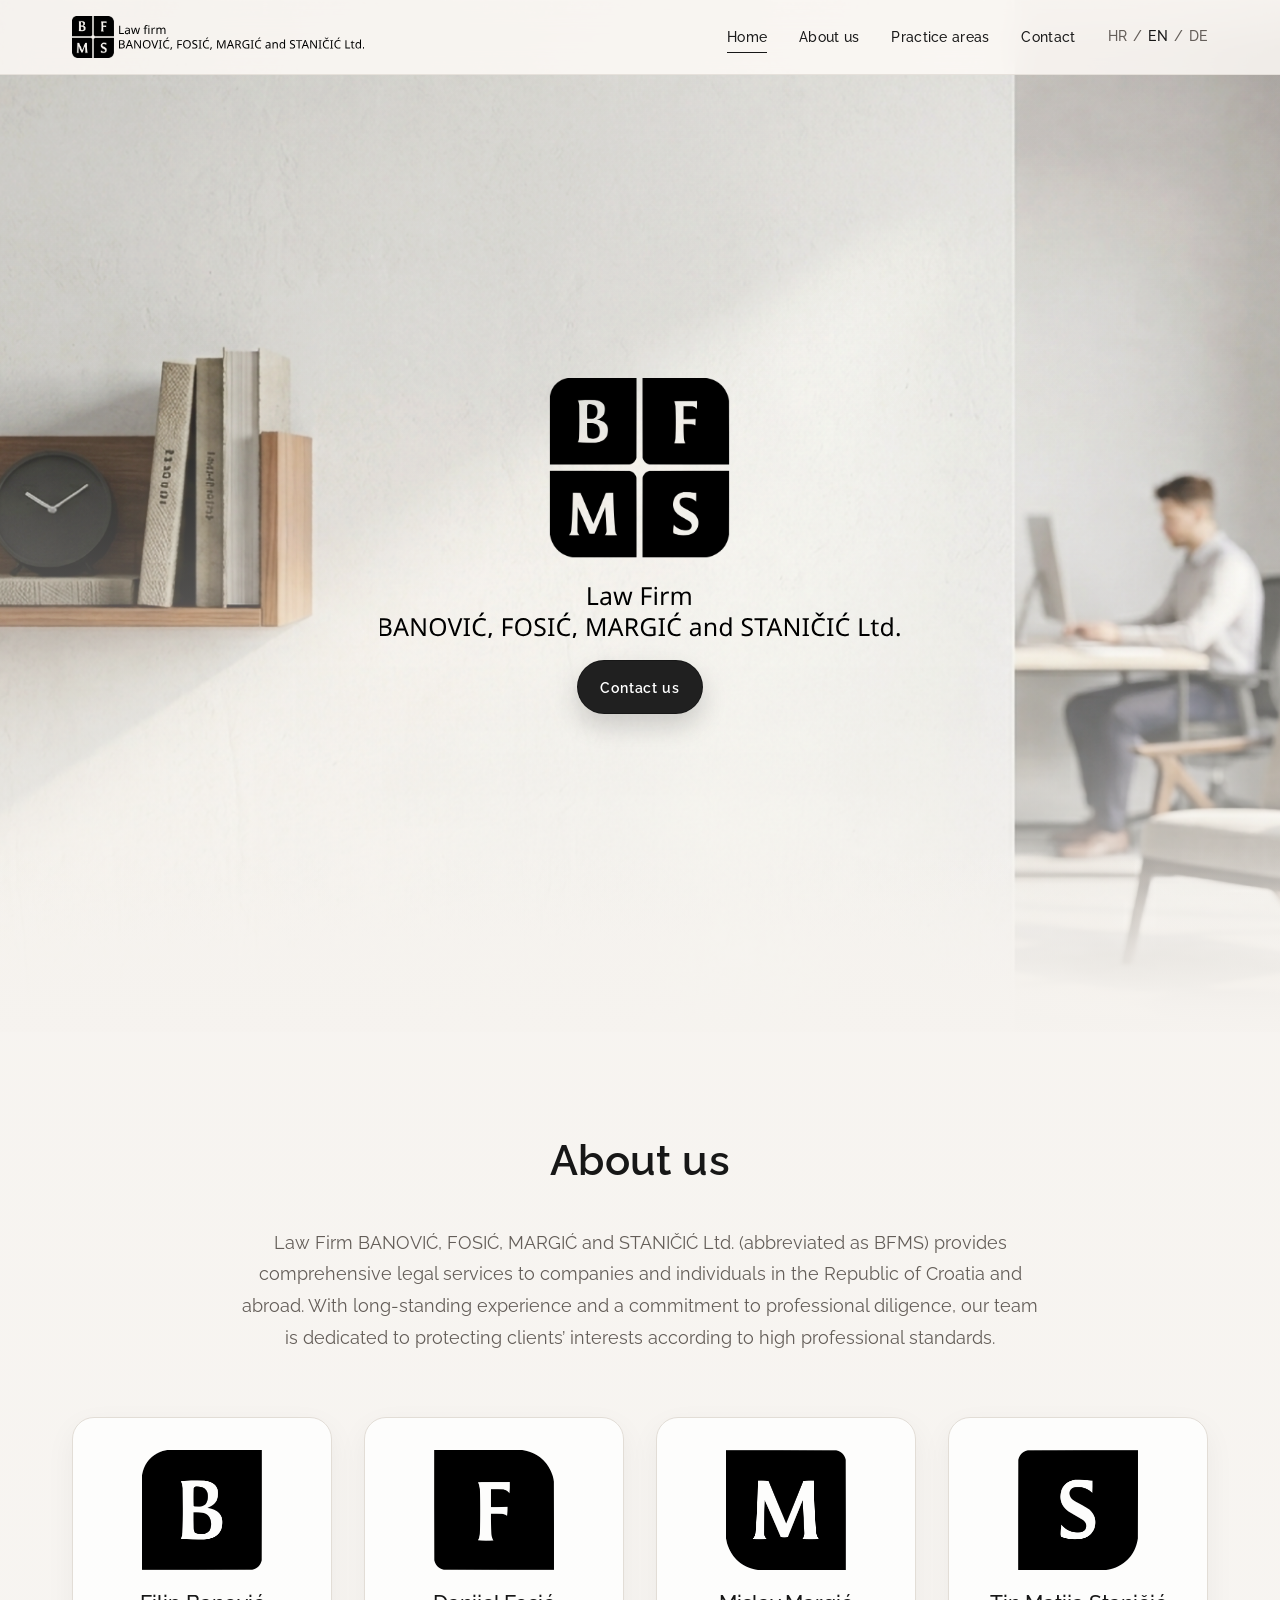
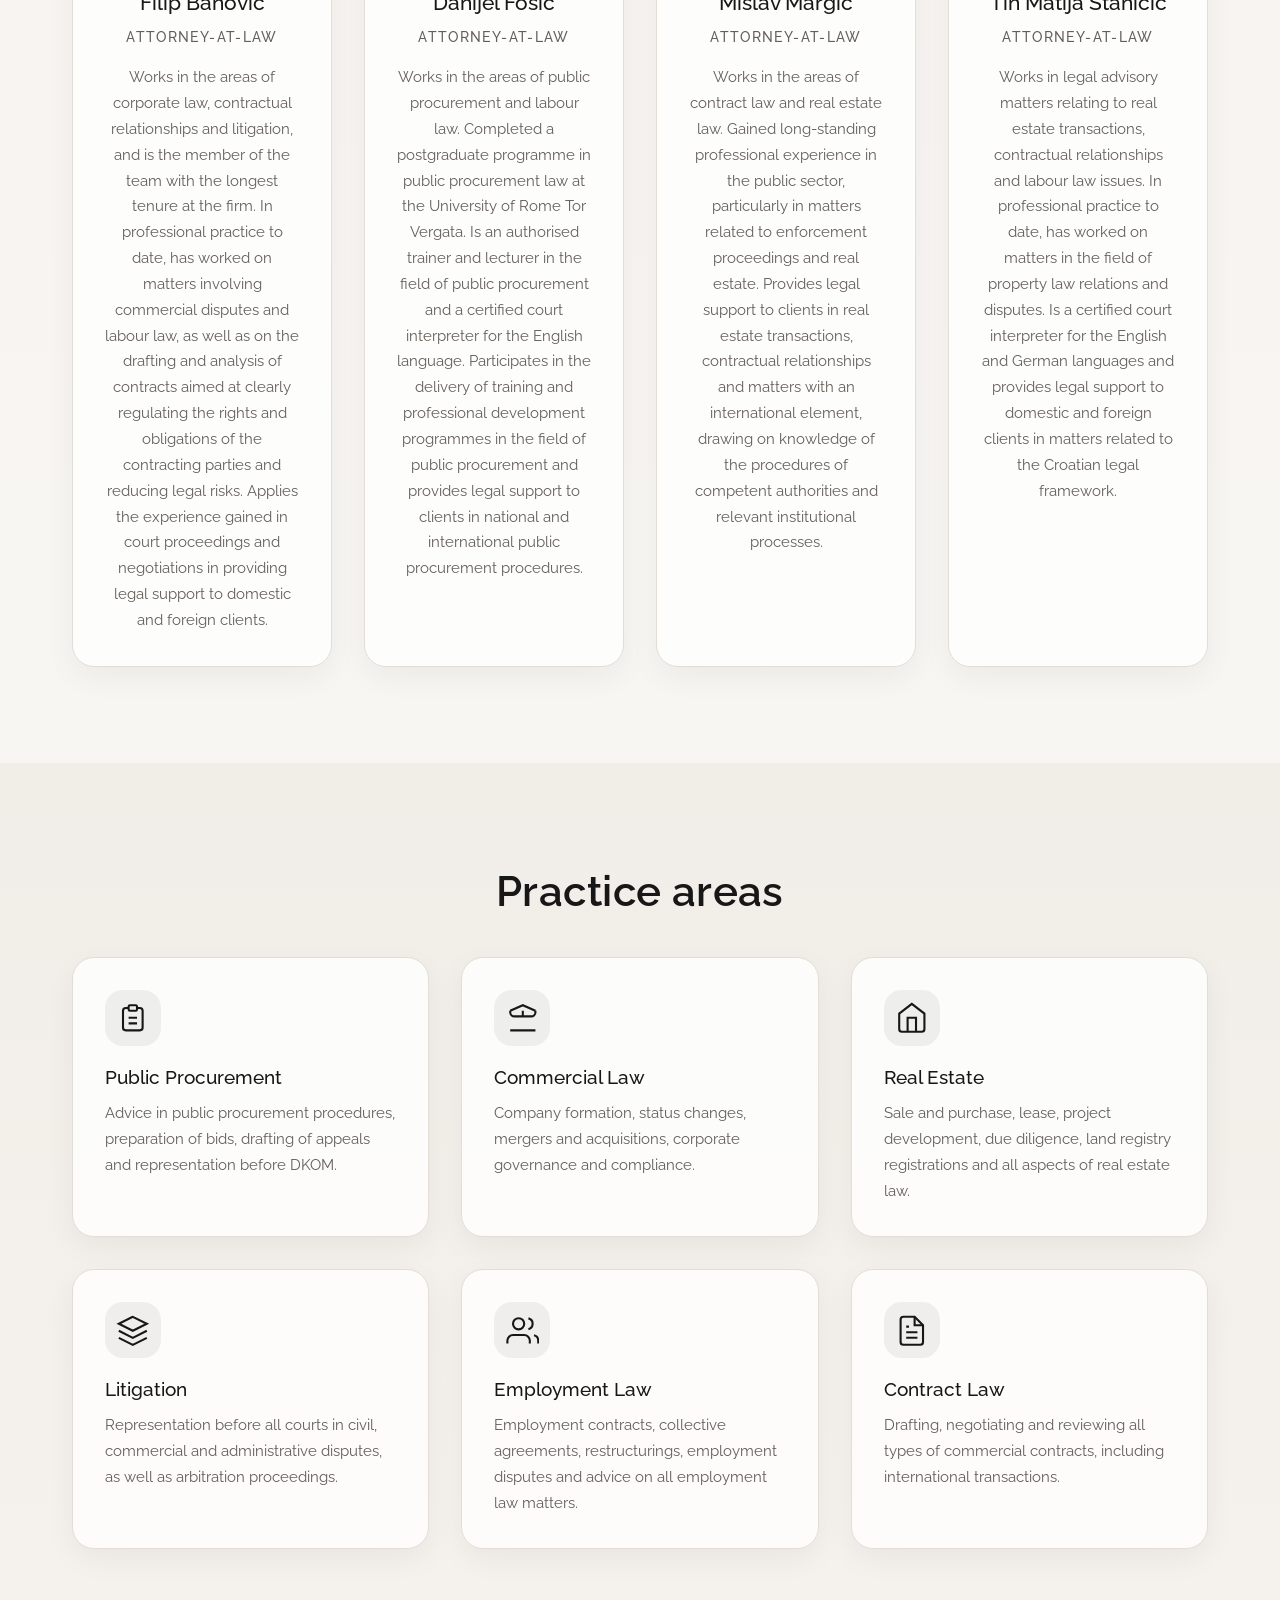
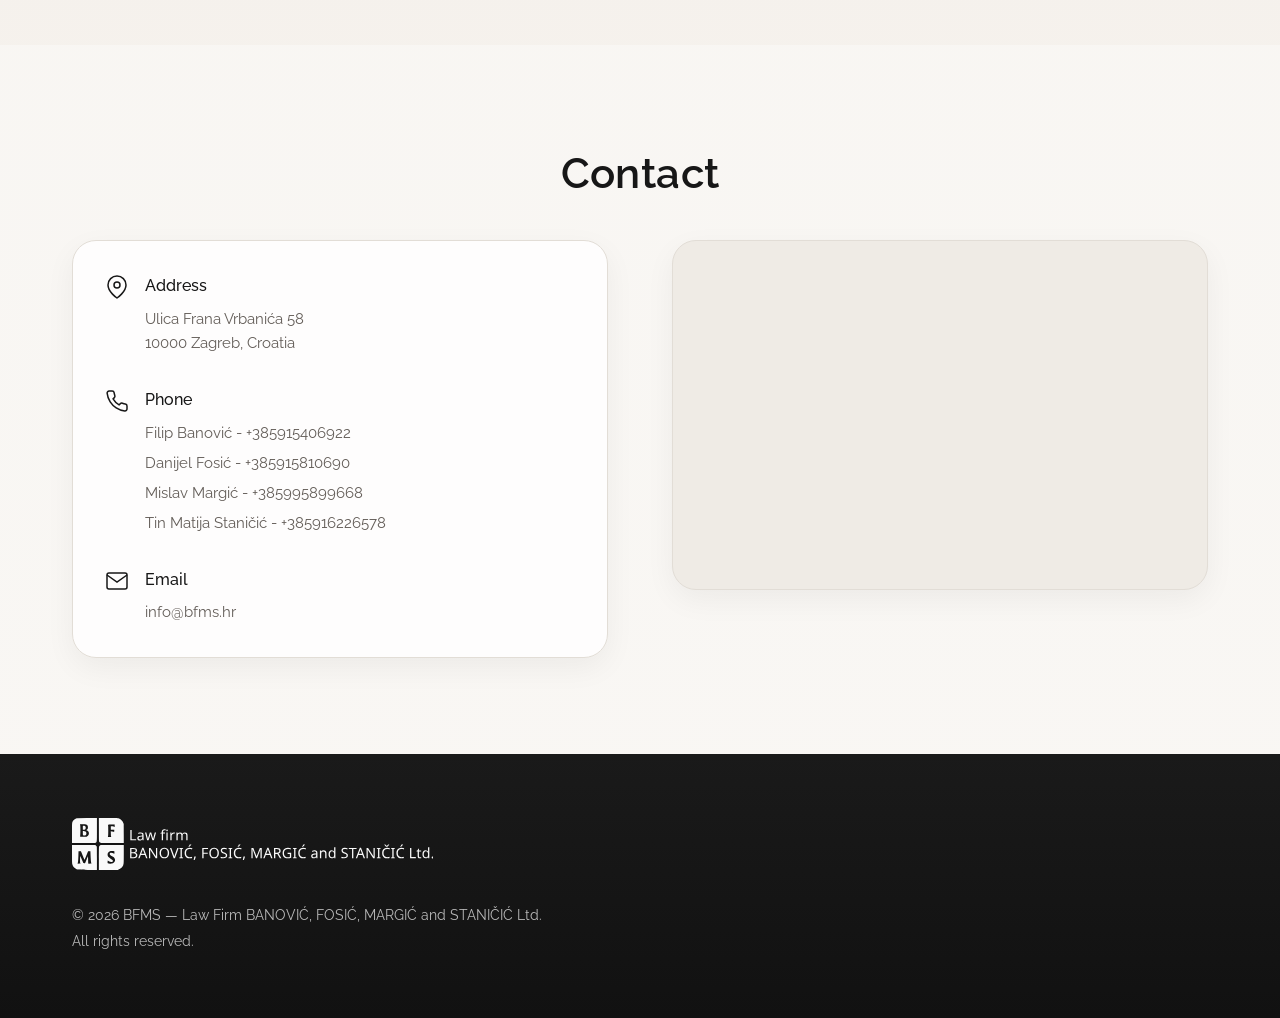
<file: en/index.html>
<!DOCTYPE html>

<html lang="en">
<head>
<meta charset="utf-8"/>
<meta content="width=device-width, initial-scale=1.0" name="viewport"/>
<meta content="BFMS is the abbreviated name of Law Firm BANOVIĆ, FOSIĆ, MARGIĆ and STANIČIĆ Ltd., based in Zagreb, Croatia. The firm provides legal services in public procurement, commercial law, real estate, employment law, litigation, enforcement and contract law." name="description"/>
<meta content="law firm Zagreb, attorney Croatia, commercial law, real estate law, litigation, employment law, public procurement, BFMS" name="keywords"/>
<meta content="Law Firm BANOVIĆ, FOSIĆ, MARGIĆ and STANIČIĆ Ltd." name="author"/>
<meta content="index, follow" name="robots"/>
<title>BFMS | Law Firm BANOVIĆ, FOSIĆ, MARGIĆ and STANIČIĆ Ltd.</title><link href="https://bfms.hr/en/" rel="canonical"/>
<link href="https://bfms.hr/" hreflang="hr" rel="alternate"/>
<link href="https://bfms.hr/en/" hreflang="en" rel="alternate"/>
<link href="https://bfms.hr/de/" hreflang="de" rel="alternate"/>
<link href="https://bfms.hr/" hreflang="x-default" rel="alternate"/>
<meta content="en_US" property="og:locale"/>
<meta content="website" property="og:type"/>
<meta content="BFMS | Law Firm BANOVIĆ, FOSIĆ, MARGIĆ and STANIČIĆ Ltd." property="og:title"/>
<meta content="BFMS is Law Firm BANOVIĆ, FOSIĆ, MARGIĆ and STANIČIĆ Ltd., based in Zagreb, Croatia." property="og:description"/>
<meta content="https://bfms.hr/en/" property="og:url"/>
<meta content="https://bfms.hr/assets/brand/logo-okomito-en.png" property="og:image"/>
<meta content="BFMS logo" property="og:image:alt"/>
<meta content="BFMS" property="og:site_name"/>
<meta content="summary_large_image" name="twitter:card"/>
<meta content="BFMS | Law Firm BANOVIĆ, FOSIĆ, MARGIĆ and STANIČIĆ Ltd." name="twitter:title"/>
<meta content="BFMS is Law Firm BANOVIĆ, FOSIĆ, MARGIĆ and STANIČIĆ Ltd., based in Zagreb, Croatia." name="twitter:description"/>
<meta content="https://bfms.hr/assets/brand/logo-okomito-en.png" name="twitter:image"/>
<link href="../assets/brand/favicon-32x32.png" rel="icon" sizes="32x32" type="image/png"/>
<link href="../assets/brand/apple-touch-icon.png" rel="apple-touch-icon"/>
<script type="application/ld+json">
{
  "@context": "https://schema.org",
  "@graph": [
    {
      "@type": "WebSite",
      "@id": "https://bfms.hr/#website",
      "url": "https://bfms.hr/",
      "name": "BFMS",
      "alternateName": "Law Firm BANOVIĆ, FOSIĆ, MARGIĆ and STANIČIĆ Ltd.",
      "inLanguage": "en-US",
      "publisher": {
        "@id": "https://bfms.hr/#organization"
      }
    },
    {
      "@type": [
        "Organization",
        "LegalService"
      ],
      "@id": "https://bfms.hr/#organization",
      "name": "Law Firm BANOVIĆ, FOSIĆ, MARGIĆ and STANIČIĆ Ltd.",
      "alternateName": "BFMS",
      "url": "https://bfms.hr/",
      "logo": "https://bfms.hr/assets/brand/logo-okomito-en.png",
      "image": "https://bfms.hr/assets/brand/logo-okomito-en.png",
      "email": "info@bfms.hr",
      "telephone": "+385915406922",
      "address": {
        "@type": "PostalAddress",
        "streetAddress": "Ulica Frana Vrbanića 58",
        "postalCode": "10000",
        "addressLocality": "Zagreb",
        "addressCountry": "HR"
      },
      "areaServed": [
        "HR",
        "EU"
      ],
      "availableLanguage": [
        "Croatian",
        "English",
        "German"
      ],
      "knowsAbout": [
        "javna nabava",
        "public procurement",
        "öffentliches Vergaberecht",
        "trgovačko pravo",
        "commercial law",
        "Handelsrecht",
        "nekretnine",
        "real estate",
        "Immobilienrecht",
        "radno pravo",
        "employment law",
        "Arbeitsrecht",
        "parnični i ovršni postupci",
        "litigation and enforcement",
        "Prozessführung und Vollstreckung",
        "ugovorno pravo",
        "contract law",
        "Vertragsrecht"
      ]
    }
  ]
}
</script>
<!-- Styles -->
<link href="../styles.css" rel="stylesheet"/>
</head>
<body>
<!-- Navigation -->
<nav class="nav" id="nav">
<div class="nav-container">
<a aria-label="BFMS homepage" class="nav-logo" href="#hero">
<img alt="Law Firm BANOVIĆ, FOSIĆ, MARGIĆ and STANIČIĆ Ltd." class="logo-img" src="../assets/brand/dugacki-logo-en.svg"/>
</a>
<button aria-label="Toggle navigation" class="nav-toggle" id="nav-toggle">
<span></span>
<span></span>
<span></span>
</button>
<ul class="nav-menu" id="nav-menu">
<li><a class="nav-link" href="#hero">Home</a></li>
<li><a class="nav-link" href="#o-nama">About us</a></li>
<li><a class="nav-link" href="#podrucja-rada">Practice areas</a></li>
<li><a class="nav-link" href="#kontakt">Contact</a></li>
<li aria-label="Language selection" class="language-switch"><a class="lang-link" href="/" lang="hr">HR</a> <span aria-hidden="true">/</span> <a aria-current="page" class="lang-link active" href="/en/" lang="en">EN</a> <span aria-hidden="true">/</span> <a class="lang-link" href="/de/" lang="de">DE</a></li>
</ul>
</div>
</nav>
<!-- Hero Section -->
<section class="hero" id="hero">
<div class="hero-content"><h1 class="sr-only">Law Firm BANOVIĆ, FOSIĆ, MARGIĆ and STANIČIĆ Ltd.</h1><div class="hero-copy"><img alt="Law Firm BANOVIĆ, FOSIĆ, MARGIĆ and STANIČIĆ Ltd. logo" class="hero-brand-logo" decoding="async" src="../assets/brand/logo-okomito-en.svg"/><a class="hero-cta" href="#kontakt">Contact us</a></div></div>
</section>
<!-- O nama Section -->
<section class="section" id="o-nama">
<div class="container">
<h2 class="section-title">About us</h2>
<p class="section-intro">Law Firm BANOVIĆ, FOSIĆ, MARGIĆ and STANIČIĆ Ltd. (abbreviated as BFMS) provides comprehensive legal services to companies and individuals in the Republic of Croatia and abroad. With long-standing experience and a commitment to professional diligence, our team is dedicated to protecting clients’ interests according to high professional standards.</p>
<!-- Team Members -->
<div class="team-grid">
<!-- Team Member 1 -->
<div class="team-member">
<div class="team-photo">
<img alt="Placeholder photo for Filip Banović" class="team-photo-img" decoding="async" loading="lazy" src="../assets/team/banovic-placeholder.png"/>
</div>
<h3 class="team-name">Filip Banović</h3>
<p class="team-title">Attorney-at-law</p>
<p class="team-bio">Works in the areas of corporate law, contractual relationships and litigation, and is the member of the team with the longest tenure at the firm. In professional practice to date, has worked on matters involving commercial disputes and labour law, as well as on the drafting and analysis of contracts aimed at clearly regulating the rights and obligations of the contracting parties and reducing legal risks. Applies the experience gained in court proceedings and negotiations in providing legal support to domestic and foreign clients.</p>
</div>
<!-- Team Member 2 -->
<div class="team-member">
<div class="team-photo">
<img alt="Placeholder photo for Danijel Fosić" class="team-photo-img" decoding="async" loading="lazy" src="../assets/team/fosic-placeholder.png"/>
</div>
<h3 class="team-name">Danijel Fosić</h3>
<p class="team-title">Attorney-at-law</p>
<p class="team-bio">Works in the areas of public procurement and labour law. Completed a postgraduate programme in public procurement law at the University of Rome Tor Vergata. Is an authorised trainer and lecturer in the field of public procurement and a certified court interpreter for the English language. Participates in the delivery of training and professional development programmes in the field of public procurement and provides legal support to clients in national and international public procurement procedures.</p>
</div>
<!-- Team Member 3 -->
<div class="team-member">
<div class="team-photo">
<img alt="Placeholder photo for Mislav Margić" class="team-photo-img" decoding="async" loading="lazy" src="../assets/team/margic-placeholder.png"/>
</div>
<h3 class="team-name">Mislav Margić</h3>
<p class="team-title">Attorney-at-law</p>
<p class="team-bio">Works in the areas of contract law and real estate law. Gained long-standing professional experience in the public sector, particularly in matters related to enforcement proceedings and real estate. Provides legal support to clients in real estate transactions, contractual relationships and matters with an international element, drawing on knowledge of the procedures of competent authorities and relevant institutional processes.</p>
</div>
<!-- Team Member 4 -->
<div class="team-member">
<div class="team-photo">
<img alt="Placeholder photo for Tin Matija Staničić" class="team-photo-img" decoding="async" loading="lazy" src="../assets/team/stanicic-placeholder.png"/>
</div>
<h3 class="team-name">Tin Matija Staničić</h3>
<p class="team-title">Attorney-at-law</p>
<p class="team-bio">Works in legal advisory matters relating to real estate transactions, contractual relationships and labour law issues. In professional practice to date, has worked on matters in the field of property law relations and disputes. Is a certified court interpreter for the English and German languages and provides legal support to domestic and foreign clients in matters related to the Croatian legal framework.</p>
</div>
</div>
</div>
</section>
<!-- Područja rada Section -->
<section class="section section-alt" id="podrucja-rada">
<div class="container">
<h2 class="section-title">Practice areas</h2>
<div class="practice-grid">
<div class="practice-item">
<div class="practice-icon">
<svg fill="none" stroke="currentColor" stroke-width="1.5" viewbox="0 0 24 24">
<path d="M9 5H7a2 2 0 00-2 2v12a2 2 0 002 2h10a2 2 0 002-2V7a2 2 0 00-2-2h-2"></path>
<rect height="4" rx="1" width="6" x="9" y="3"></rect>
<path d="M9 12h6M9 16h6"></path>
</svg>
</div>
<h3 class="practice-title">Public Procurement</h3>
<p class="practice-desc">
                        Advice in public procurement procedures, preparation of bids, 
                        drafting of appeals and representation before DKOM.
                    </p>
</div>
<div class="practice-item">
<div class="practice-icon">
<svg fill="none" stroke="currentColor" stroke-width="1.5" viewbox="0 0 24 24">
<path d="M3 21h18M3 7v1a3 3 0 003 3h12a3 3 0 003-3V7M3 7l9-4 9 4M12 7v4"></path>
</svg>
</div>
<h3 class="practice-title">Commercial Law</h3>
<p class="practice-desc">
                        Company formation, status changes, mergers and acquisitions, 
                        corporate governance and compliance.
                    </p>
</div>
<div class="practice-item">
<div class="practice-icon">
<svg fill="none" stroke="currentColor" stroke-width="1.5" viewbox="0 0 24 24">
<path d="M3 9l9-7 9 7v11a2 2 0 01-2 2H5a2 2 0 01-2-2V9z"></path>
<path d="M9 22V12h6v10"></path>
</svg>
</div>
<h3 class="practice-title">Real Estate</h3>
<p class="practice-desc">
                        Sale and purchase, lease, project development, due diligence, 
                        land registry registrations and all aspects of real estate law.
                    </p>
</div>
<div class="practice-item">
<div class="practice-icon">
<svg fill="none" stroke="currentColor" stroke-width="1.5" viewbox="0 0 24 24">
<path d="M12 2L2 7l10 5 10-5-10-5zM2 17l10 5 10-5M2 12l10 5 10-5"></path>
</svg>
</div>
<h3 class="practice-title">Litigation</h3>
<p class="practice-desc">
                        Representation before all courts in civil, commercial and administrative 
                        disputes, as well as arbitration proceedings.
                    </p>
</div>
<div class="practice-item">
<div class="practice-icon">
<svg fill="none" stroke="currentColor" stroke-width="1.5" viewbox="0 0 24 24">
<path d="M17 21v-2a4 4 0 00-4-4H5a4 4 0 00-4 4v2"></path>
<circle cx="9" cy="7" r="4"></circle>
<path d="M23 21v-2a4 4 0 00-3-3.87M16 3.13a4 4 0 010 7.75"></path>
</svg>
</div>
<h3 class="practice-title">Employment Law</h3>
<p class="practice-desc">
                        Employment contracts, collective agreements, restructurings, 
                        employment disputes and advice on all employment law matters.
                    </p>
</div>
<div class="practice-item">
<div class="practice-icon">
<svg fill="none" stroke="currentColor" stroke-width="1.5" viewbox="0 0 24 24">
<path d="M14 2H6a2 2 0 00-2 2v16a2 2 0 002 2h12a2 2 0 002-2V8z"></path>
<path d="M14 2v6h6M16 13H8M16 17H8M10 9H8"></path>
</svg>
</div>
<h3 class="practice-title">Contract Law</h3>
<p class="practice-desc">
                        Drafting, negotiating and reviewing all types of commercial contracts, 
                        including international transactions.
                    </p>
</div>

</div>
</div>
</section>
<!-- Kontakt Section -->
<section class="section" id="kontakt">
<div class="container">
<h2 class="section-title">Contact</h2>
<div class="contact-grid">
<div class="contact-info">
<div class="contact-item">
<div class="contact-icon">
<svg fill="none" stroke="currentColor" stroke-width="1.5" viewbox="0 0 24 24">
<path d="M21 10c0 7-9 13-9 13s-9-6-9-13a9 9 0 1118 0z"></path>
<circle cx="12" cy="10" r="3"></circle>
</svg>
</div>
<div class="contact-text">
<h4>Address</h4>
<p>Ulica Frana Vrbanića 58<br/>10000 Zagreb, Croatia</p>
</div>
</div>
<div class="contact-item">
<div class="contact-icon">
<svg fill="none" stroke="currentColor" stroke-width="1.5" viewbox="0 0 24 24">
<path d="M22 16.92v3a2 2 0 01-2.18 2 19.79 19.79 0 01-8.63-3.07 19.5 19.5 0 01-6-6 19.79 19.79 0 01-3.07-8.67A2 2 0 014.11 2h3a2 2 0 012 1.72 12.84 12.84 0 00.7 2.81 2 2 0 01-.45 2.11L8.09 9.91a16 16 0 006 6l1.27-1.27a2 2 0 012.11-.45 12.84 12.84 0 002.81.7A2 2 0 0122 16.92z"></path>
</svg>
</div>
<div class="contact-text">
<h4>Phone</h4>
<p class="phone-list">
<span>Filip Banović - <a href="tel:+385915406922">+385915406922</a></span>
<span>Danijel Fosić - <a href="tel:+385915810690">+385915810690</a></span>
<span>Mislav Margić - <a href="tel:+385995899668">+385995899668</a></span>
<span>Tin Matija Staničić - <a href="tel:+385916226578">+385916226578</a></span>
</p>
</div>
</div>
<div class="contact-item">
<div class="contact-icon">
<svg fill="none" stroke="currentColor" stroke-width="1.5" viewbox="0 0 24 24">
<path d="M4 4h16c1.1 0 2 .9 2 2v12c0 1.1-.9 2-2 2H4c-1.1 0-2-.9-2-2V6c0-1.1.9-2 2-2z"></path>
<path d="M22 6l-10 7L2 6"></path>
</svg>
</div>
<div class="contact-text">
<h4>Email</h4>
<p><a href="mailto:info@bfms.hr">info@bfms.hr</a></p>
</div>
</div>
</div>
<div class="contact-map">
<iframe allowfullscreen="" height="100%" loading="lazy" referrerpolicy="no-referrer-when-downgrade" src="https://www.google.com/maps/embed?pb=!1m18!1m12!1m3!1d2781.0166168833266!2d16.00088467116395!3d45.810925600000004!2m3!1f0!2f0!3f0!3m2!1i1024!2i768!4f13.1!3m3!1m2!1s0x4765d7fece636543%3A0x80dc8e18232111ca!2zT2R2amV0bmnEjWtvIGRydcWhdHZvIEJhbm92acSHLCBGb3NpxIcsIE1hcmdpxIcgaSBTdGFuacSNacSHIGQuby5vLg!5e0!3m2!1sen!2shr!4v1779093428368!5m2!1sen!2shr" style="border:0;" title="BFMS office location" width="100%">
</iframe>
</div>
</div>
</div>
</section>
<!-- Footer -->
<footer class="footer">
<div class="container">
<div class="footer-content">
<div class="footer-logo">
<img alt="Law Firm BANOVIĆ, FOSIĆ, MARGIĆ and STANIČIĆ Ltd." class="footer-logo-img" src="../assets/brand/dugacki-logo-en-inverted.svg"/>
</div>
<p class="footer-text">© <span id="current-year">2026</span> BFMS — Law Firm BANOVIĆ, FOSIĆ, MARGIĆ and STANIČIĆ Ltd.<br/>
                    All rights reserved.
                </p>
</div>
</div>
</footer>
<!-- Scripts -->
<script src="../script.js"></script>
</body>
</html>
</file>
<file: styles.css>
/* Local Raleway font files — self-hosted, no Google Fonts dependency.
   Both latin and latin-ext subsets are declared so Croatian characters
   đ/š/ž/ć/č use the same Raleway family as the rest of the text. */

@font-face {
    font-family: "Raleway";
    src: url("assets/fonts/raleway-latin-400-normal.woff2") format("woff2");
    font-weight: 400;
    font-style: normal;
    font-display: swap;
    unicode-range: U+0000-00FF, U+0131, U+0152-0153, U+02BB-02BC, U+02C6, U+02DA, U+02DC, U+0304, U+0308, U+0329, U+2000-206F, U+2074, U+20AC, U+2122, U+2191, U+2193, U+2212, U+2215, U+FEFF, U+FFFD;
}

@font-face {
    font-family: "Raleway";
    src: url("assets/fonts/raleway-latin-ext-400-normal.woff2") format("woff2");
    font-weight: 400;
    font-style: normal;
    font-display: swap;
    unicode-range: U+0100-02BA, U+02BD-02C5, U+02C7-02CC, U+02CE-02D7, U+02DD-02FF, U+0304, U+0308, U+0329, U+1D00-1DBF, U+1E00-1E9F, U+1EF2-1EFF, U+2020, U+20A0-20AB, U+20AD-20C0, U+2113, U+2C60-2C7F, U+A720-A7FF;
}

@font-face {
    font-family: "Raleway";
    src: url("assets/fonts/raleway-latin-500-normal.woff2") format("woff2");
    font-weight: 500;
    font-style: normal;
    font-display: swap;
    unicode-range: U+0000-00FF, U+0131, U+0152-0153, U+02BB-02BC, U+02C6, U+02DA, U+02DC, U+0304, U+0308, U+0329, U+2000-206F, U+2074, U+20AC, U+2122, U+2191, U+2193, U+2212, U+2215, U+FEFF, U+FFFD;
}

@font-face {
    font-family: "Raleway";
    src: url("assets/fonts/raleway-latin-ext-500-normal.woff2") format("woff2");
    font-weight: 500;
    font-style: normal;
    font-display: swap;
    unicode-range: U+0100-02BA, U+02BD-02C5, U+02C7-02CC, U+02CE-02D7, U+02DD-02FF, U+0304, U+0308, U+0329, U+1D00-1DBF, U+1E00-1E9F, U+1EF2-1EFF, U+2020, U+20A0-20AB, U+20AD-20C0, U+2113, U+2C60-2C7F, U+A720-A7FF;
}

@font-face {
    font-family: "Raleway";
    src: url("assets/fonts/raleway-latin-600-normal.woff2") format("woff2");
    font-weight: 600;
    font-style: normal;
    font-display: swap;
    unicode-range: U+0000-00FF, U+0131, U+0152-0153, U+02BB-02BC, U+02C6, U+02DA, U+02DC, U+0304, U+0308, U+0329, U+2000-206F, U+2074, U+20AC, U+2122, U+2191, U+2193, U+2212, U+2215, U+FEFF, U+FFFD;
}

@font-face {
    font-family: "Raleway";
    src: url("assets/fonts/raleway-latin-ext-600-normal.woff2") format("woff2");
    font-weight: 600;
    font-style: normal;
    font-display: swap;
    unicode-range: U+0100-02BA, U+02BD-02C5, U+02C7-02CC, U+02CE-02D7, U+02DD-02FF, U+0304, U+0308, U+0329, U+1D00-1DBF, U+1E00-1E9F, U+1EF2-1EFF, U+2020, U+20A0-20AB, U+20AD-20C0, U+2113, U+2C60-2C7F, U+A720-A7FF;
}

@font-face {
    font-family: "Raleway";
    src: url("assets/fonts/raleway-latin-700-normal.woff2") format("woff2");
    font-weight: 700;
    font-style: normal;
    font-display: swap;
    unicode-range: U+0000-00FF, U+0131, U+0152-0153, U+02BB-02BC, U+02C6, U+02DA, U+02DC, U+0304, U+0308, U+0329, U+2000-206F, U+2074, U+20AC, U+2122, U+2191, U+2193, U+2212, U+2215, U+FEFF, U+FFFD;
}

@font-face {
    font-family: "Raleway";
    src: url("assets/fonts/raleway-latin-ext-700-normal.woff2") format("woff2");
    font-weight: 700;
    font-style: normal;
    font-display: swap;
    unicode-range: U+0100-02BA, U+02BD-02C5, U+02C7-02CC, U+02CE-02D7, U+02DD-02FF, U+0304, U+0308, U+0329, U+1D00-1DBF, U+1E00-1E9F, U+1EF2-1EFF, U+2020, U+20A0-20AB, U+20AD-20C0, U+2113, U+2C60-2C7F, U+A720-A7FF;
}

/* ============================================
   BFMS Law Firm - Stylesheet
   Color Palette (derived from logo):
   - Primary: #1a1a1a (near-black)
   - Background: #fafafa / #f5f4f4 (off-white)
   - Neutral: #666565 (medium gray)
   - Accent: #2c2c2c (charcoal)
   - White: #ffffff
   ============================================ */

/* CSS Variables */
:root {
    --color-primary: #171717;
    --color-secondary: #2f2a26;
    --color-text: #1b1b1b;
    --color-text-muted: #645e59;
    --color-background: #f6f3ef;
    --color-background-alt: #efebe5;
    --color-white: #ffffff;
    --color-border: #e2ddd6;
    
    --font-primary: 'Raleway', -apple-system, BlinkMacSystemFont, sans-serif;
    --font-sans: 'Raleway', -apple-system, BlinkMacSystemFont, sans-serif;
    
    --spacing-xs: 0.5rem;
    --spacing-sm: 1rem;
    --spacing-md: 2rem;
    --spacing-lg: 4rem;
    --spacing-xl: 6rem;
    
    --transition: 0.3s ease;
    --max-width: 1200px;
}

/* Reset & Base */
*,
*::before,
*::after {
    box-sizing: border-box;
    margin: 0;
    padding: 0;
}

html {
    scroll-behavior: smooth;
    font-size: 16px;
}

body {
    font-family: var(--font-sans);
    font-weight: 400;
    line-height: 1.6;
    color: var(--color-text);
    background: linear-gradient(180deg, #f6f3ef 0%, #f9f7f4 100%);
    -webkit-font-smoothing: antialiased;
    -moz-osx-font-smoothing: grayscale;
}

img {
    max-width: 100%;
    height: auto;
    display: block;
}

a {
    color: var(--color-primary);
    text-decoration: none;
    transition: color var(--transition);
}

a:hover {
    color: var(--color-text-muted);
}

/* Container */
.container {
    width: 100%;
    max-width: var(--max-width);
    margin: 0 auto;
    padding: 0 var(--spacing-md);
}

/* ============================================
   Navigation
   ============================================ */
.nav {
    position: fixed;
    top: 0;
    left: 0;
    right: 0;
    z-index: 1000;
    background-color: rgba(255, 252, 248, 0.82);
    border-bottom: 1px solid rgba(226, 221, 214, 0.8);
    backdrop-filter: blur(14px);
    -webkit-backdrop-filter: blur(14px);
    transition: box-shadow var(--transition), background-color var(--transition);
}

.nav.scrolled {
    background-color: rgba(255, 252, 248, 0.94);
    box-shadow: 0 10px 30px rgba(0, 0, 0, 0.08);
}

.nav-container {
    display: flex;
    align-items: center;
    justify-content: space-between;
    max-width: var(--max-width);
    margin: 0 auto;
    padding: var(--spacing-sm) var(--spacing-md);
}

.nav-logo {
    display: flex;
    align-items: center;
    margin-right: var(--spacing-md);
}

.logo-img {
    height: 42px;
    width: auto;
    max-width: min(420px, 42vw);
    object-fit: contain;
}

.nav-menu {
    display: flex;
    list-style: none;
    gap: var(--spacing-md);
    margin-left: auto;
}

.nav-link {
    font-size: 0.9rem;
    font-weight: 500;
    letter-spacing: 0.02em;
    color: var(--color-text);
    padding: var(--spacing-xs) 0;
    position: relative;
}

.nav-link::after {
    content: '';
    position: absolute;
    bottom: 0;
    left: 0;
    width: 0;
    height: 1px;
    background-color: var(--color-primary);
    transition: width var(--transition);
}

.nav-link:hover::after {
    width: 100%;
}

.nav-link:hover {
    color: var(--color-primary);
}

.language-switch {
    display: inline-flex;
    align-items: center;
    gap: 0.35rem;
    font-size: 0.85rem;
    font-weight: 500;
    color: var(--color-text-muted);
}

.lang-link {
    color: var(--color-text-muted);
    letter-spacing: 0.05em;
}

.lang-link.active,
.lang-link:hover {
    color: var(--color-primary);
}

/* Mobile Navigation Toggle */
.nav-toggle {
    display: none;
    flex-direction: column;
    gap: 5px;
    background: none;
    border: none;
    cursor: pointer;
    padding: var(--spacing-xs);
}

.nav-toggle span {
    display: block;
    width: 24px;
    height: 2px;
    background-color: var(--color-primary);
    transition: transform var(--transition), opacity var(--transition);
}

/* ============================================
   Hero Section
   ============================================ */
.hero {
    position: relative;
    min-height: 100vh;
    display: flex;
    align-items: stretch;
    justify-content: center;
    text-align: center;
    background:
        linear-gradient(180deg, rgba(246, 243, 239, 0.04) 0%, rgba(246, 243, 239, 0.06) 38%, rgba(246, 243, 239, 0.42) 72%, rgba(246, 243, 239, 0.9) 100%),
        url('assets/brand/hero-background.png') center center / cover no-repeat;
    padding: var(--spacing-xl) var(--spacing-md);
    padding-top: calc(var(--spacing-xl) + 60px);
}

.hero::after {
    content: '';
    position: absolute;
    inset: auto 0 0 0;
    height: 18%;
    background: linear-gradient(180deg, rgba(246, 243, 239, 0) 0%, rgba(246, 243, 239, 0.9) 100%);
    pointer-events: none;
}

.hero-content {
    position: relative;
    z-index: 1;
    width: 100%;
    max-width: var(--max-width);
    min-height: calc(100vh - 120px);
    display: flex;
    align-items: center;
    justify-content: center;
}

.hero-copy {
    display: inline-flex;
    flex-direction: column;
    align-items: center;
    justify-content: center;
    gap: 1.4rem;
    padding: 0;
    background: transparent;
    border: 0;
    border-radius: 0;
    backdrop-filter: none;
    -webkit-backdrop-filter: none;
    box-shadow: none;
}

.hero-brand-logo {
    display: block;
    width: min(520px, 78vw);
    max-width: 100%;
    height: auto;
    margin: 0 auto;
}

.hero-cta {
    display: inline-block;
    padding: 0.9rem 1.4rem;
    background-color: rgba(23, 23, 23, 0.96);
    color: var(--color-white);
    font-size: 0.9rem;
    font-weight: 600;
    letter-spacing: 0.06em;
    border: 1px solid rgba(23, 23, 23, 0.96);
    border-radius: 999px;
    transition: transform var(--transition), background-color var(--transition), color var(--transition), box-shadow var(--transition);
    box-shadow: 0 12px 26px rgba(0, 0, 0, 0.16);
}

.hero-cta:hover {
    background-color: rgba(255, 255, 255, 0.9);
    color: var(--color-primary);
    transform: translateY(-2px);
}

/* ============================================
   Sections
   ============================================ */
.section {
    padding: var(--spacing-xl) 0;
}

.section-alt {
    background: linear-gradient(180deg, rgba(239, 235, 229, 0.78) 0%, rgba(245, 241, 236, 0.92) 100%);
}

.section-title {
    font-family: var(--font-primary);
    font-size: clamp(1.9rem, 4vw, 2.6rem);
    font-weight: 600;
    letter-spacing: 0.01em;
    text-align: center;
    margin-bottom: var(--spacing-md);
    color: var(--color-primary);
}

.section-intro {
    max-width: 800px;
    margin: 0 auto var(--spacing-lg);
    text-align: center;
    font-size: 1.1rem;
    line-height: 1.8;
    color: var(--color-text-muted);
}

/* ============================================
   Team Section
   ============================================ */
.team-grid {
    display: grid;
    grid-template-columns: repeat(auto-fit, minmax(260px, 1fr));
    gap: var(--spacing-md);
}

.team-member {
    border-radius: 22px;
    text-align: center;
    padding: var(--spacing-md);
    background-color: rgba(255, 255, 255, 0.82);
    border: 1px solid var(--color-border);
    box-shadow: 0 10px 30px rgba(0, 0, 0, 0.05);
    transition: transform var(--transition), box-shadow var(--transition);
}

.team-member:hover {
    transform: translateY(-4px);
    box-shadow: 0 16px 36px rgba(0, 0, 0, 0.09);
}

.team-photo {
    width: 120px;
    height: 120px;
    margin: 0 auto var(--spacing-sm);
    display: flex;
    align-items: center;
    justify-content: center;
}

.team-photo-img {
    max-width: 100%;
    max-height: 100%;
    width: auto;
    height: auto;
    object-fit: contain;
    display: block;
}

.team-name {
    font-family: var(--font-primary);
    font-size: 1.3rem;
    font-weight: 500;
    margin-bottom: var(--spacing-xs);
    color: var(--color-primary);
}

.team-title {
    font-size: 0.85rem;
    font-weight: 500;
    letter-spacing: 0.1em;
    text-transform: uppercase;
    color: var(--color-text-muted);
    margin-bottom: var(--spacing-sm);
}

.team-bio {
    font-size: 0.95rem;
    line-height: 1.7;
    color: var(--color-text-muted);
}

/* ============================================
   Practice Areas Section
   ============================================ */
.practice-grid {
    display: grid;
    grid-template-columns: repeat(auto-fit, minmax(300px, 1fr));
    gap: var(--spacing-md);
}

.practice-item {
    border-radius: 22px;
    padding: var(--spacing-md);
    background-color: rgba(255, 255, 255, 0.82);
    border: 1px solid var(--color-border);
    box-shadow: 0 10px 30px rgba(0, 0, 0, 0.05);
    transition: transform var(--transition), box-shadow var(--transition);
}

.practice-item:hover {
    transform: translateY(-4px);
    box-shadow: 0 16px 36px rgba(0, 0, 0, 0.09);
}

.practice-icon {
    width: 56px;
    height: 56px;
    margin-bottom: var(--spacing-sm);
    color: var(--color-primary);
    display: inline-flex;
    align-items: center;
    justify-content: center;
    padding: 0.7rem;
    background: rgba(23, 23, 23, 0.06);
    border-radius: 18px;
}

.practice-icon svg {
    width: 100%;
    height: 100%;
}

.practice-title {
    font-family: var(--font-primary);
    font-size: 1.2rem;
    font-weight: 500;
    margin-bottom: var(--spacing-xs);
    color: var(--color-primary);
}

.practice-desc {
    font-size: 0.95rem;
    line-height: 1.7;
    color: var(--color-text-muted);
}

/* ============================================
   Contact Section
   ============================================ */
.contact-grid {
    display: grid;
    grid-template-columns: 1fr 1fr;
    gap: var(--spacing-lg);
    align-items: start;
}

.contact-info {
    display: flex;
    flex-direction: column;
    gap: var(--spacing-md);
    padding: var(--spacing-md);
    background-color: rgba(255, 255, 255, 0.82);
    border: 1px solid var(--color-border);
    border-radius: 24px;
    box-shadow: 0 10px 30px rgba(0, 0, 0, 0.05);
}

.contact-item {
    display: flex;
    gap: var(--spacing-sm);
    align-items: flex-start;
}

.contact-icon {
    width: 24px;
    height: 24px;
    flex-shrink: 0;
    color: var(--color-primary);
    margin-top: 2px;
}

.contact-icon svg {
    width: 100%;
    height: 100%;
}

.contact-text h4 {
    font-family: var(--font-primary);
    font-size: 1rem;
    font-weight: 500;
    margin-bottom: var(--spacing-xs);
    color: var(--color-primary);
}

.contact-text p {
    font-size: 0.95rem;
    line-height: 1.6;
    color: var(--color-text-muted);
}

.contact-text a {
    color: var(--color-text-muted);
    border-bottom: 1px solid transparent;
    transition: border-color var(--transition);
}

.contact-text a:hover {
    border-color: var(--color-primary);
    color: var(--color-primary);
}

.phone-list {
    display: grid;
    gap: 0.35rem;
}

.phone-list span {
    display: block;
}


.contact-map {
    height: 350px;
    background-color: var(--color-background-alt);
    border: 1px solid var(--color-border);
    border-radius: 24px;
    box-shadow: 0 10px 30px rgba(0, 0, 0, 0.05);
    overflow: hidden;
}

.contact-map iframe {
    display: block;
    width: 100%;
    height: 100%;
}

/* ============================================
   Footer
   ============================================ */
.footer {
    background: linear-gradient(180deg, #1a1a1a 0%, #111111 100%);
    color: var(--color-white);
    padding: var(--spacing-lg) 0;
}

.footer-content {
    display: flex;
    flex-direction: column;
    align-items: flex-start;
    text-align: left;
    gap: var(--spacing-md);
}

.footer-logo-img {
    height: 52px;
    max-width: min(560px, 90vw);
    width: auto;
    object-fit: contain;
}

.footer-text {
    font-size: 0.9rem;
    line-height: 1.8;
    color: rgba(255, 255, 255, 0.7);
}

/* ============================================
   Responsive Design
   ============================================ */
@media (max-width: 992px) {
    .contact-grid {
        grid-template-columns: 1fr;
    }
    
    .contact-map {
        height: 300px;
    }
}

@media (max-width: 768px) {
    .nav-logo {
        margin-right: var(--spacing-sm);
    }

    .logo-img {
        height: 34px;
        max-width: 58vw;
    }

    .nav-toggle {
        display: flex;
    }
    
    .nav-menu {
        position: fixed;
        top: 60px;
        left: 0;
        right: 0;
        background-color: var(--color-white);
        flex-direction: column;
        padding: var(--spacing-md);
        gap: 0;
        border-bottom: 1px solid var(--color-border);
        transform: translateY(-100%);
        opacity: 0;
        visibility: hidden;
        transition: transform var(--transition), opacity var(--transition), visibility var(--transition);
    }
    
    .nav-menu.active {
        transform: translateY(0);
        opacity: 1;
        visibility: visible;
    }
    
    .nav-link {
        display: block;
        padding: var(--spacing-sm) 0;
        border-bottom: 1px solid var(--color-border);
    }
    
    .nav-link:last-child {
        border-bottom: none;
    }

    .language-switch {
        padding-top: var(--spacing-sm);
    }
    
    /* Hamburger animation */
    .nav-toggle.active span:nth-child(1) {
        transform: translateY(7px) rotate(45deg);
    }
    
    .nav-toggle.active span:nth-child(2) {
        opacity: 0;
    }
    
    .nav-toggle.active span:nth-child(3) {
        transform: translateY(-7px) rotate(-45deg);
    }
    
    .hero {
        padding-top: calc(var(--spacing-lg) + 60px);
        min-height: auto;
        padding-bottom: var(--spacing-lg);
    }
    
    .hero {
        min-height: 92vh;
        background-position: 54% center;
        padding-bottom: var(--spacing-lg);
    }

    .hero-content {
        min-height: calc(92vh - 110px);
        align-items: center;
    }

    .hero-copy {
        width: min(100%, 640px);
        padding: 0;
    }

    .hero-brand-logo {
        width: min(560px, 88vw);
    }

    .section {
        padding: var(--spacing-lg) 0;
    }
    
    .team-grid {
        grid-template-columns: 1fr;
        max-width: 400px;
        margin: 0 auto;
    }
    
    .practice-grid {
        grid-template-columns: 1fr;
    }
}

@media (max-width: 480px) {
    :root {
        --spacing-md: 1.5rem;
        --spacing-lg: 3rem;
        --spacing-xl: 4rem;
    }
    

    .hero-logo-stage {
        width: min(432px, 100%);
    }

    .hero-name {
        font-size: clamp(1.5rem, 7vw, 2.2rem);
    }
    
    .hero-copy {
        gap: 1rem;
    }

    .hero-brand-logo {
        width: min(480px, 92vw);
    }

    .hero-cta {
        width: auto;
        justify-content: center;
    }
}


@media (max-width: 768px) {
    .logo-profile {
        gap: 0.5rem;
        padding: 0.45rem 0.6rem;
        font-size: 0.85rem;
    }

    .logo-profile-img {
        width: 34px;
        height: 34px;
    }

    .logo-profile-b,
    .logo-profile-m {
        left: 0;
        --profile-x: 0;
    }

    .logo-profile-f,
    .logo-profile-s {
        right: 0;
        --profile-x: 0;
    }
}

/* ============================================
   Utility Classes
   ============================================ */
.sr-only {
    position: absolute;
    width: 1px;
    height: 1px;
    padding: 0;
    margin: -1px;
    overflow: hidden;
    clip: rect(0, 0, 0, 0);
    white-space: nowrap;
    border: 0;
}

/* Mobile hero background visibility fix */
@media (max-width: 768px) {
    .hero {
        min-height: 100svh;
        background-position: 32% center;
        background-size: cover;
    }

    .hero-content {
        min-height: calc(100svh - 110px);
    }

    .hero-brand-logo {
        width: min(390px, 76vw);
        max-height: 240px;
    }
}

@media (max-width: 480px) {
    .hero {
        background-position: 31% center;
    }

    .hero-brand-logo {
        width: min(320px, 74vw);
        max-height: 210px;
    }
}
</file>
